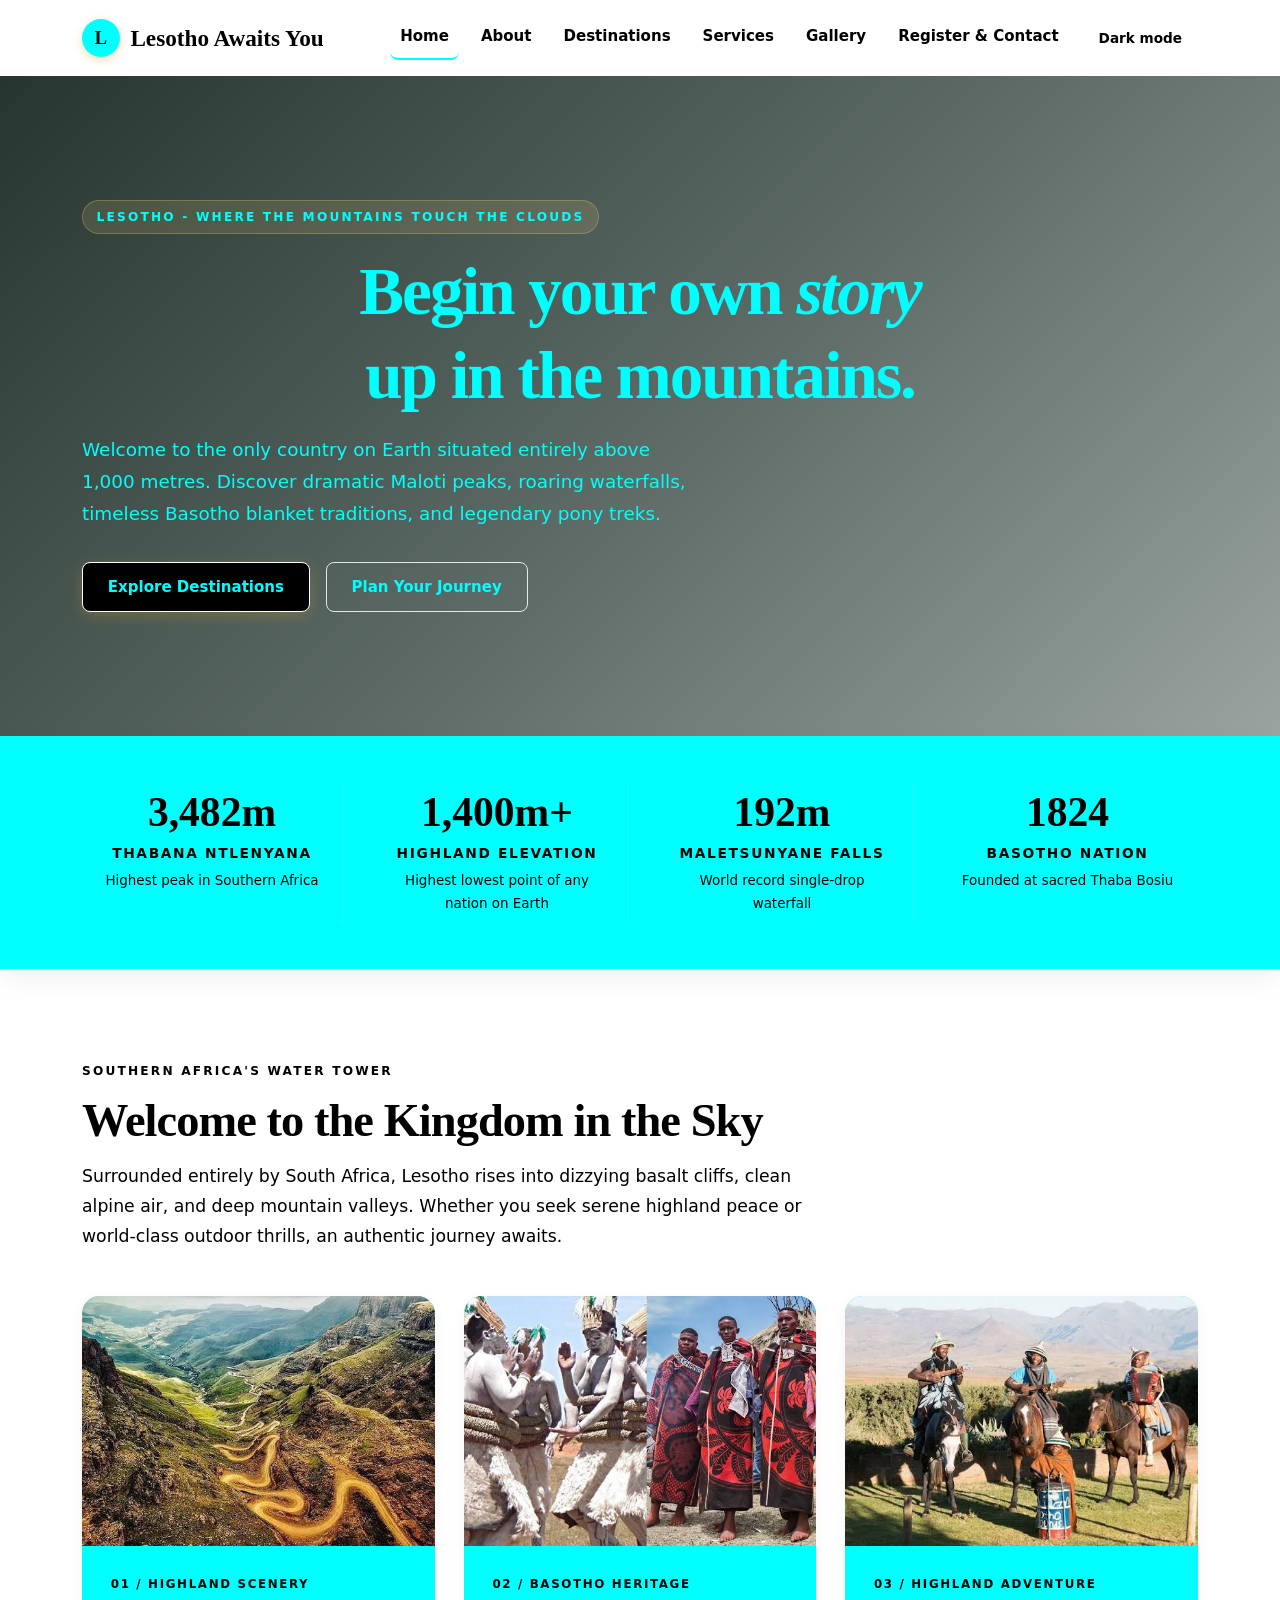
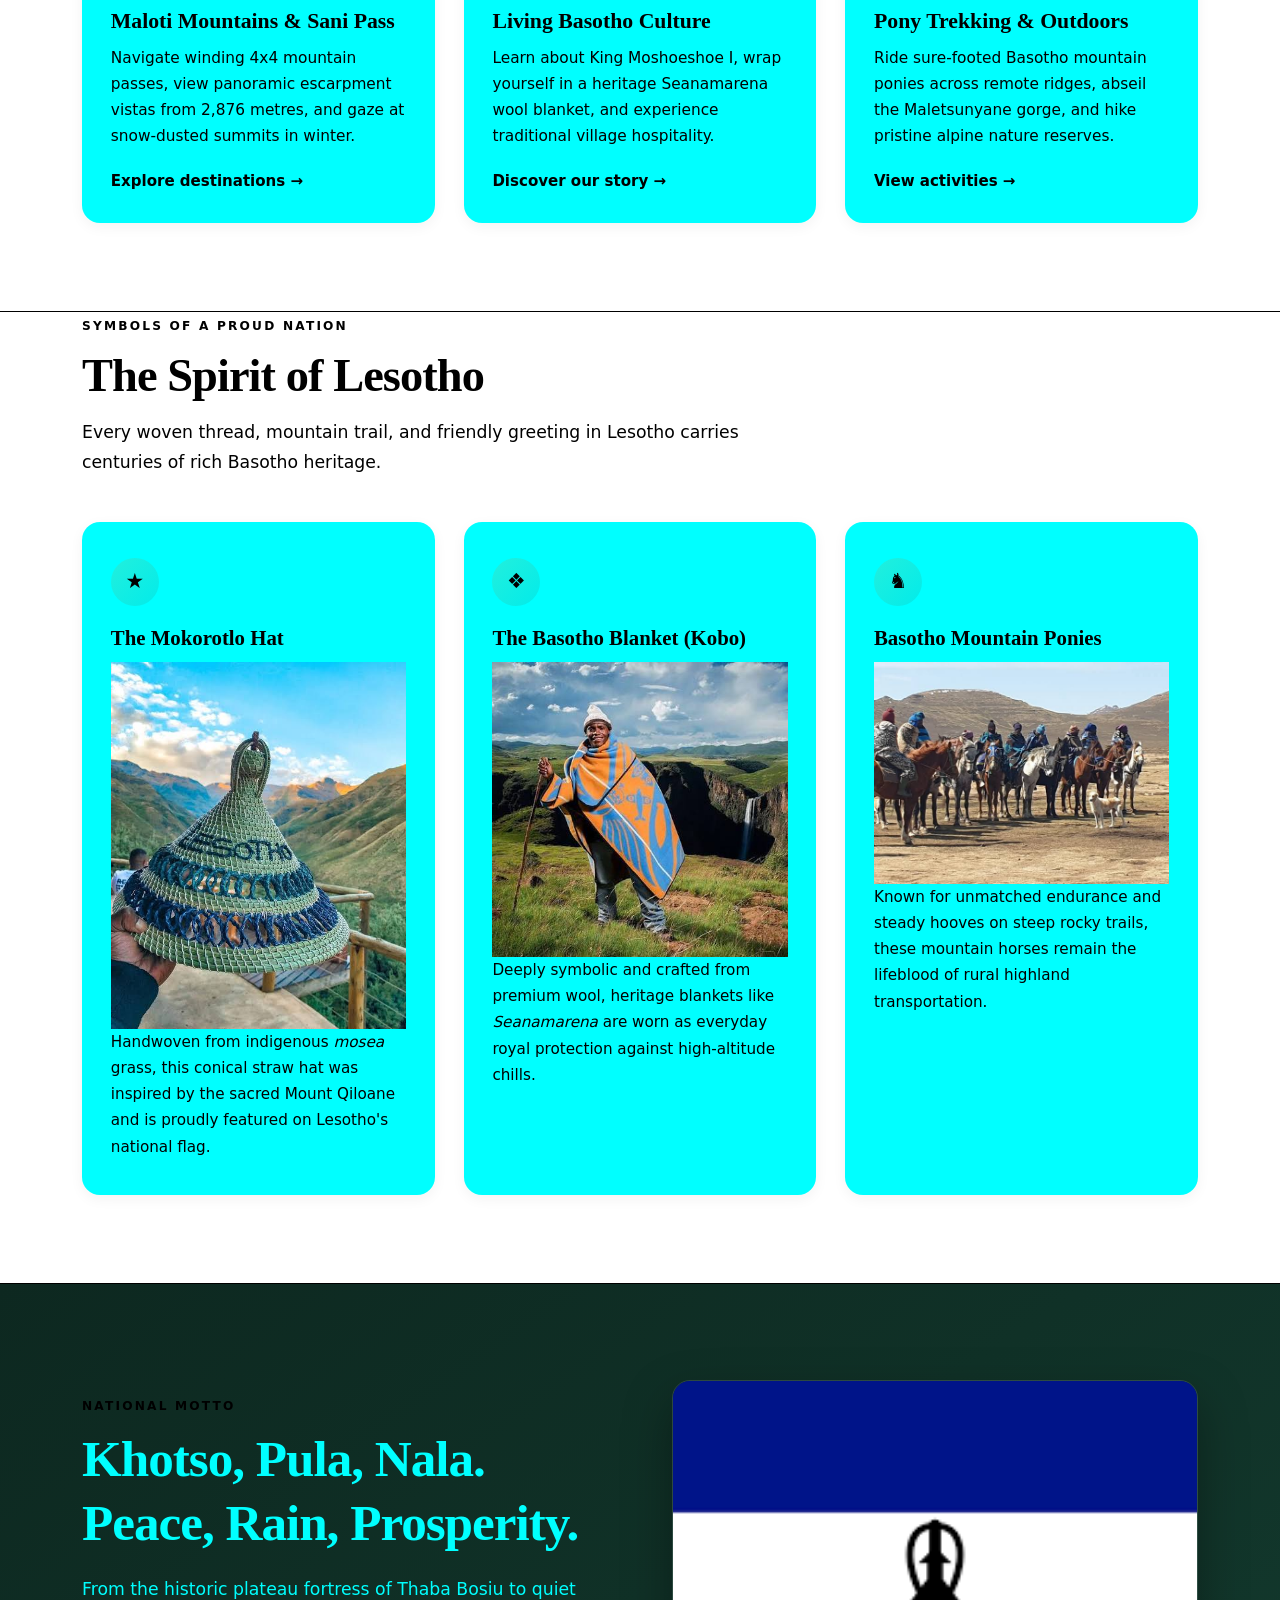
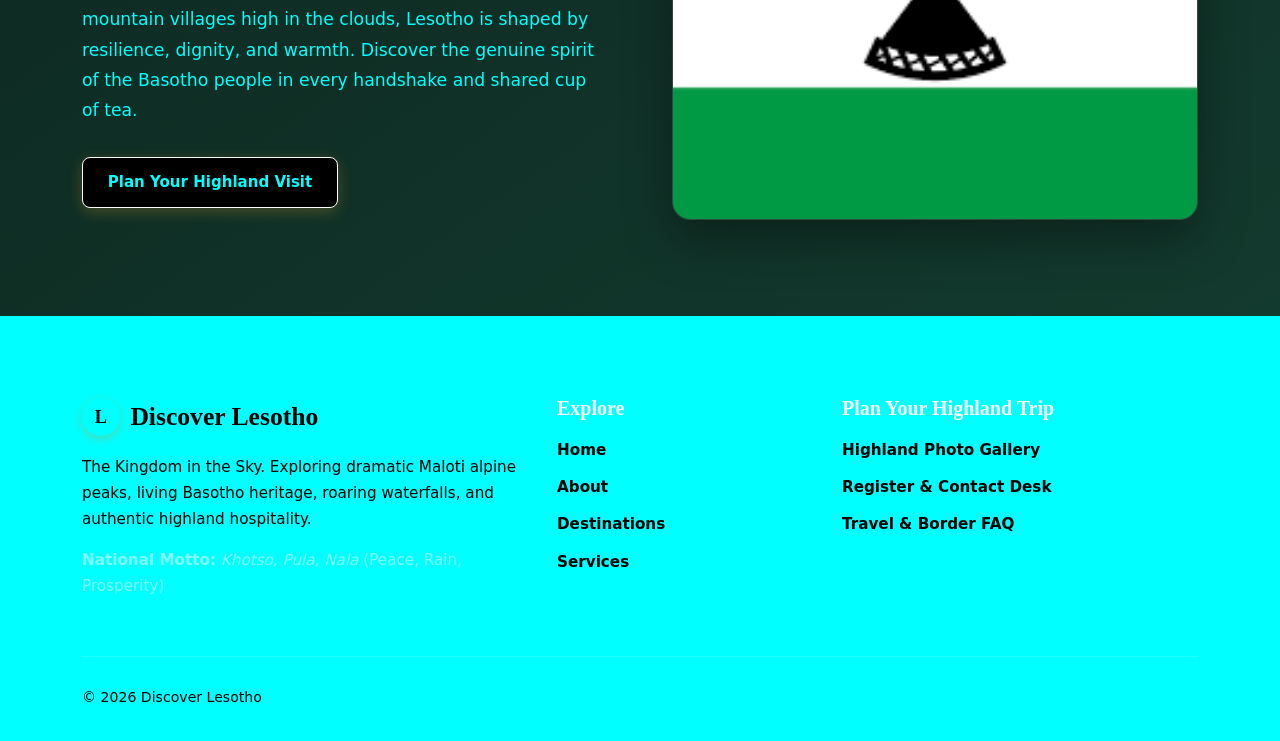
<file: index.html>
<!doctype html>
<html lang="en">
<head>
  <meta charset="utf-8">
  <meta name="viewport" content="width=device-width, initial-scale=1">
  <meta name="description" content="Discover the Kingdom of Lesotho — dramatic Maloti Mountains, Maletsunyane Falls, Sani Pass, living Basotho blanket culture, and highland pony trekking.">
  <title>Discover Lesotho | The Kingdom in the Sky</title>
  <link href="https://cdn.jsdelivr.net/npm/bootstrap@5.3.3/dist/css/bootstrap.min.css" rel="stylesheet">
  <link rel="stylesheet" href="style.css">
</head>
<body>
  <div id="site-header"></div>

  <main>
    <section class="hero home">
      <div class="container">
        <span class="eyebrow">Lesotho - Where the mountains touch the clouds</span>
        <h1>Begin your own <em>story</em><br>up in the mountains.</h1>
        <p>
          Welcome to the only country on Earth situated entirely above 1,000 metres.
          Discover dramatic Maloti peaks, roaring waterfalls, timeless Basotho blanket traditions, and legendary pony treks.
        </p>
        <div class="d-flex flex-wrap gap-3">
          <a class="btn gold" href="destinations.html">Explore Destinations</a>
          <a class="btn outline" href="contact.html#booking">Plan Your Journey</a>
        </div>
      </div>
    </section>

    <section class="stat-strip">
      <div class="container">
        <div class="stat-grid">
          <div class="stat-item">
            <div class="stat-num">3,482m</div>
            <div class="stat-label">Thabana Ntlenyana</div>
            <p class="stat-desc">Highest peak in Southern Africa</p>
          </div>
          <div class="stat-item">
            <div class="stat-num">1,400m+</div>
            <div class="stat-label">Highland Elevation</div>
            <p class="stat-desc">Highest lowest point of any nation on Earth</p>
          </div>
          <div class="stat-item">
            <div class="stat-num">192m</div>
            <div class="stat-label">Maletsunyane Falls</div>
            <p class="stat-desc">World record single-drop waterfall</p>
          </div>
          <div class="stat-item">
            <div class="stat-num">1824</div>
            <div class="stat-label">Basotho Nation</div>
            <p class="stat-desc">Founded at sacred Thaba Bosiu</p>
          </div>
        </div>
      </div>
    </section>

    <section class="section">
      <div class="container">
        <div class="heading">
          <span class="eyebrow">SOUTHERN AFRICA'S WATER TOWER</span>
          <h2>Welcome to the Kingdom in the Sky</h2>
          <p>
            Surrounded entirely by South Africa, Lesotho rises into dizzying basalt cliffs, clean alpine air, and deep mountain valleys. Whether you seek serene highland peace or world-class outdoor thrills, an authentic journey awaits.
          </p>
        </div>

        <div class="grid three">
          <article class="card">
            <img src="san.jpg" alt="Dramatic mountain peaks of the Maloti range">
            <div class="pad">
              <small>01 / HIGHLAND SCENERY</small>
              <h3>Maloti Mountains & Sani Pass</h3>
              <p>
                Navigate winding 4x4 mountain passes, view panoramic escarpment vistas from 2,876 metres, and gaze at snow-dusted summits in winter.
              </p>
              <a href="destinations.html">Explore destinations →</a>
            </div>
          </article>

          <article class="card">
            <img src="basotho culture.jpg" alt="Highland valley sunlight and authentic landscape">
            <div class="pad">
              <small>02 / BASOTHO HERITAGE</small>
              <h3>Living Basotho Culture</h3>
              <p>
                Learn about King Moshoeshoe I, wrap yourself in a heritage Seanamarena wool blanket, and experience traditional village hospitality.
              </p>
              <a href="about.html">Discover our story →</a>
            </div>
          </article>

          <article class="card">
            <img src="pony trekking.jpg" alt="Hikers exploring a highland mountain trail">
            <div class="pad">
              <small>03 / HIGHLAND ADVENTURE</small>
              <h3>Pony Trekking & Outdoors</h3>
              <p>
                Ride sure-footed Basotho mountain ponies across remote ridges, abseil the Maletsunyane gorge, and hike pristine alpine nature reserves.
              </p>
              <a href="services.html">View activities →</a>
            </div>
          </article>
        </div>
      </div>
    </section>

    <section class="section soft pt-0">
      <div class="container">
        <div class="heading">
          <span class="eyebrow">SYMBOLS OF A PROUD NATION</span>
          <h2>The Spirit of Lesotho</h2>
          <p>
            Every woven thread, mountain trail, and friendly greeting in Lesotho carries centuries of rich Basotho heritage.
          </p>
        </div>

        <div class="culture-grid">
          <div class="culture-box">
            <div class="icon-badge">★</div>
            <h4>The Mokorotlo Hat</h4>
            <img src="mokorotlo hat.jpg" height="100px">
            <p>
              Handwoven from indigenous <em>mosea</em> grass, this conical straw hat was inspired by the sacred Mount Qiloane and is proudly featured on Lesotho's national flag.
            </p>
          </div>

          <div class="culture-box">
            <div class="icon-badge">❖</div>
            <h4>The Basotho Blanket (Kobo)</h4>
            <img src="basotho blanket.jpg">
            <p>
              Deeply symbolic and crafted from premium wool, heritage blankets like <em>Seanamarena</em> are worn as everyday royal protection against high-altitude chills.
            </p>
          </div>

          <div class="culture-box">
            <div class="icon-badge">♞</div>
            <h4>Basotho Mountain Ponies</h4>
            <img src="ponies.jpg">
            <p>
              Known for unmatched endurance and steady hooves on steep rocky trails, these mountain horses remain the lifeblood of rural highland transportation.
            </p>
          </div>
        </div>
      </div>
    </section>

    <section class="story">
      <div class="container storygrid">
        <div>
          <span class="eyebrow">NATIONAL MOTTO</span>
          <h2>Khotso, Pula, Nala.<br>Peace, Rain, Prosperity.</h2>
          <p>
            From the historic plateau fortress of Thaba Bosiu to quiet mountain villages high in the clouds, Lesotho is shaped by resilience, dignity, and warmth. Discover the genuine spirit of the Basotho people in every handshake and shared cup of tea.
          </p>
          <a class="btn gold mt-3" href="contact.html#booking">Plan Your Highland Visit</a>
        </div>
        <img src="flag.jpg">
      </div>
    </section>
  </main>

  <div id="site-footer"></div>

  <script src="https://cdn.jsdelivr.net/npm/bootstrap@5.3.3/dist/js/bootstrap.bundle.min.js"></script>
  <script src="script.js"></script>
</body>
</html>
</file>
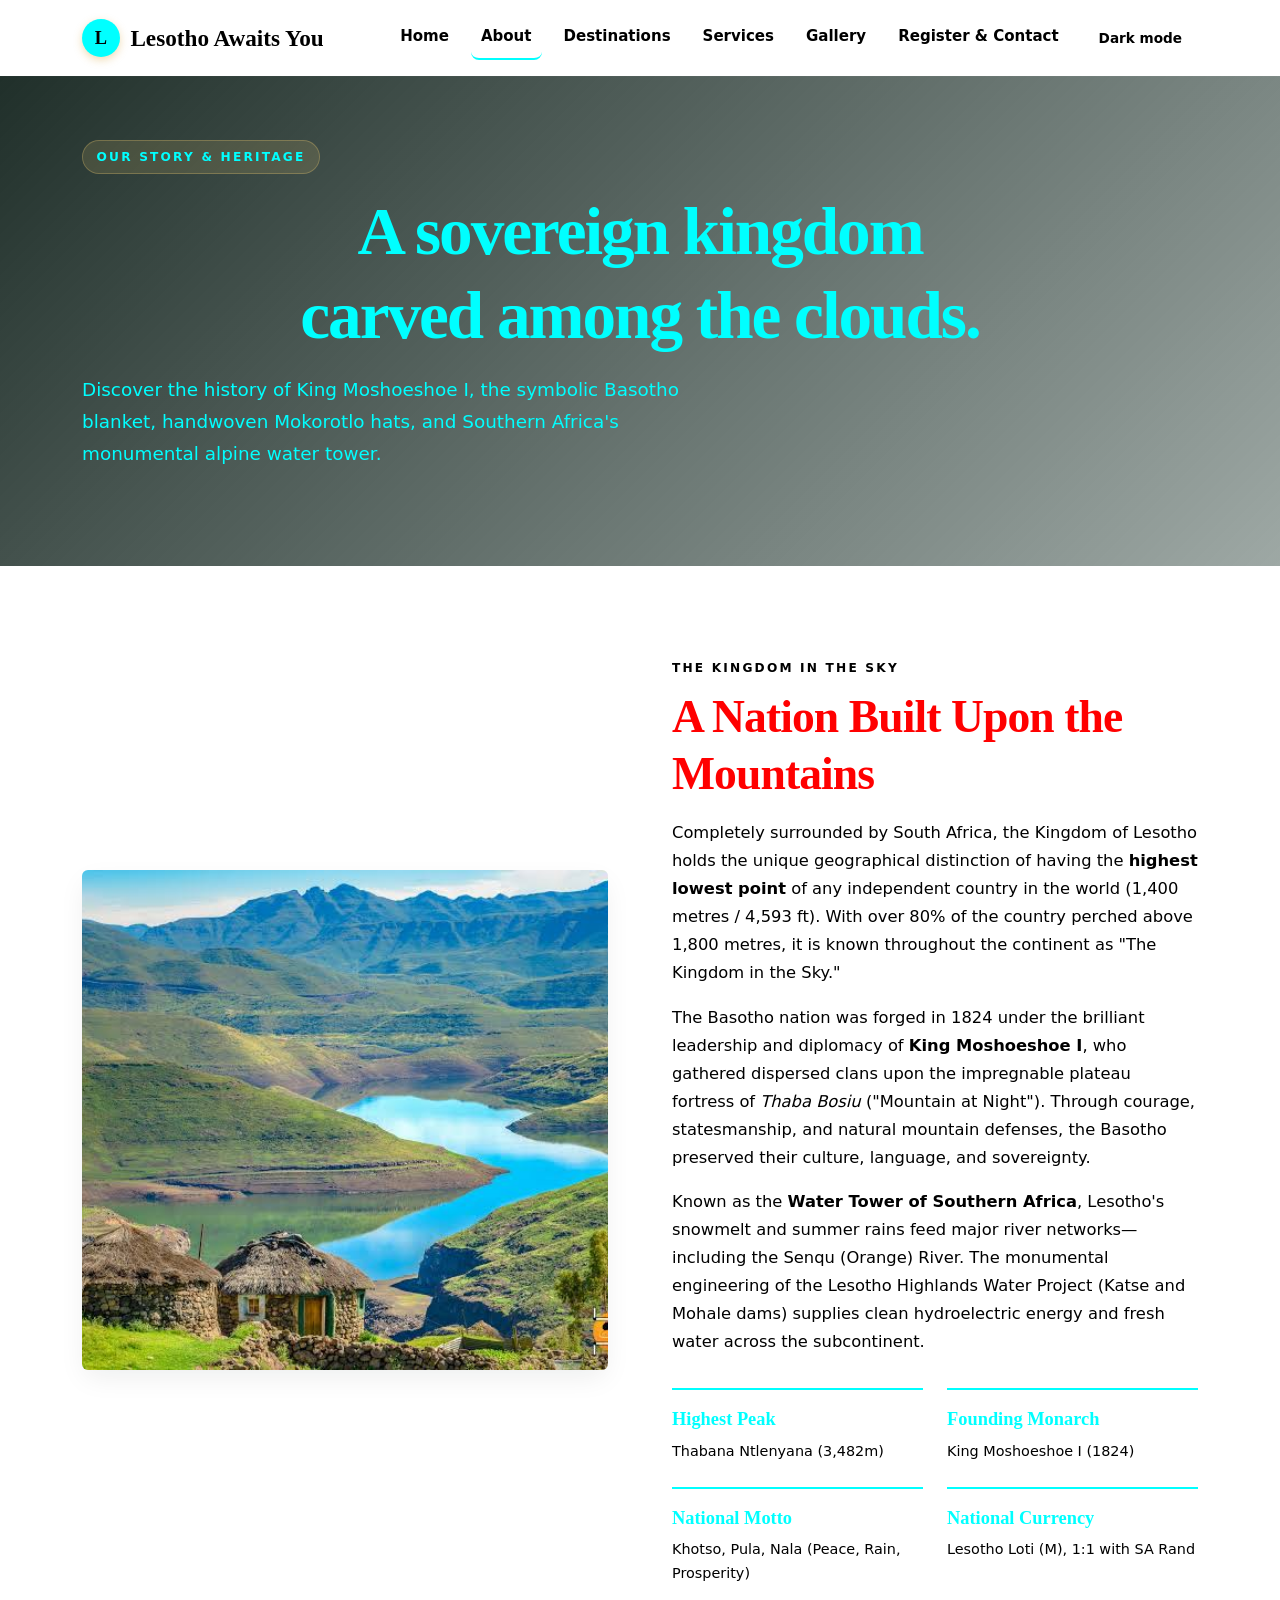
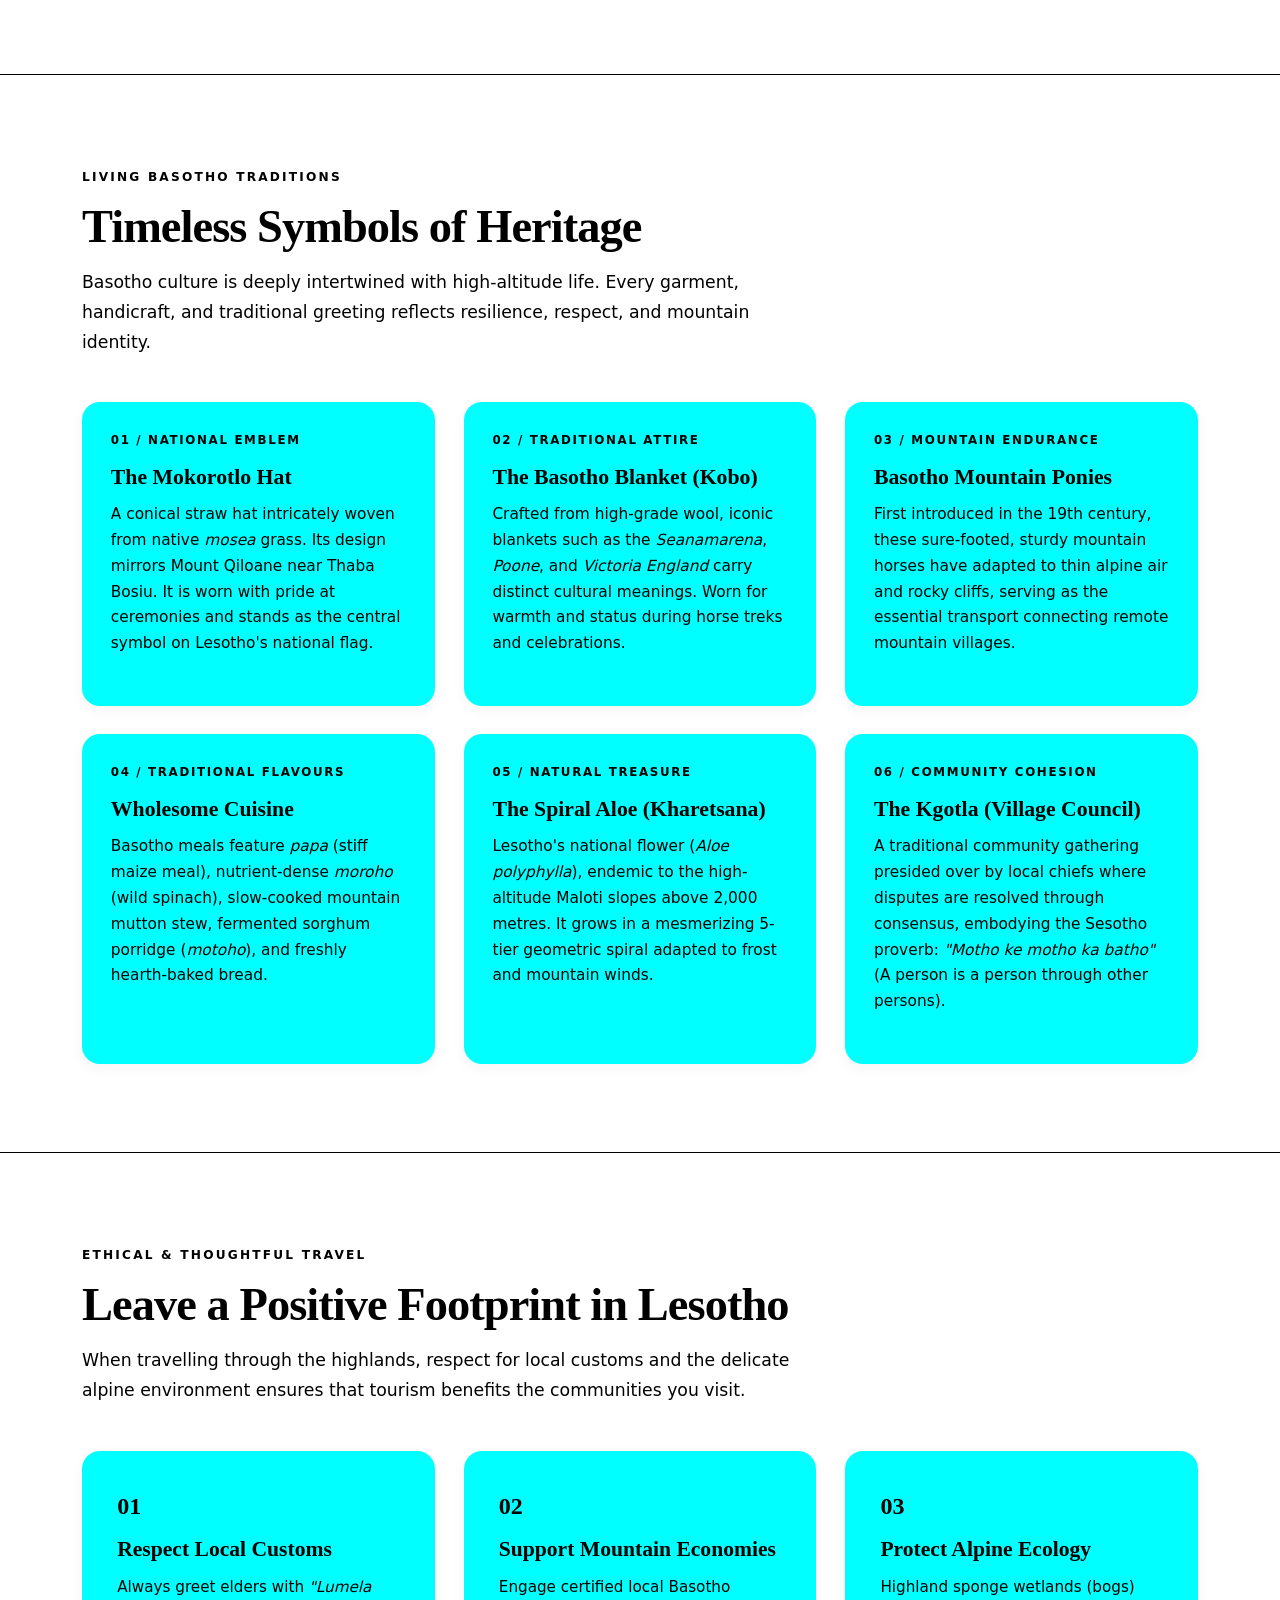
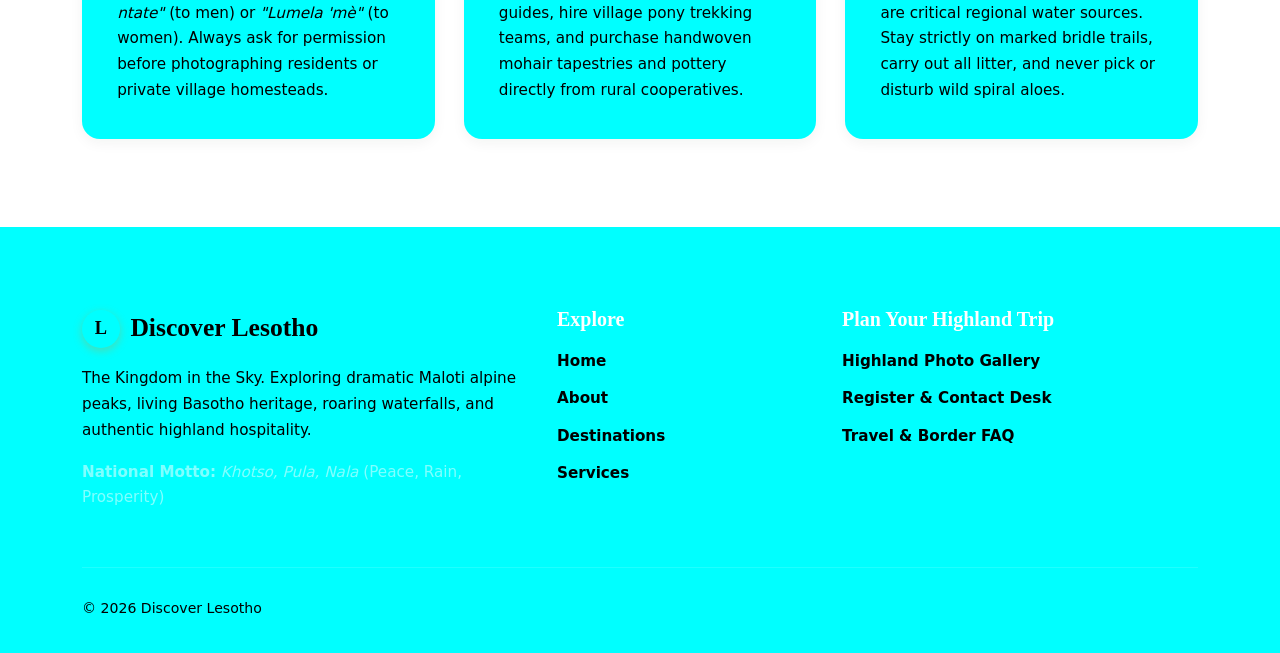
<file: about.html>
<!doctype html>
<html lang="en">
<head>
  <meta charset="utf-8">
  <meta name="viewport" content="width=device-width, initial-scale=1">
  <meta name="description" content="Discover the history, heritage, culture, and mountain geography of the Kingdom of Lesotho — founded by King Moshoeshoe I.">
  <title>Discover Lesotho | About the Kingdom in the Sky</title>
  <link href="https://cdn.jsdelivr.net/npm/bootstrap@5.3.3/dist/css/bootstrap.min.css" rel="stylesheet">
  <link rel="stylesheet" href="style.css">
</head>
<body>
  <div id="site-header"></div>

  <main>
      <section class="pagehero" style="--hero:url('">
      <div class="container">
        <span class="eyebrow">OUR STORY & HERITAGE</span>
        <h1>A sovereign kingdom<br>carved among the clouds.</h1>
        <p>
          Discover the history of King Moshoeshoe I, the symbolic Basotho blanket, handwoven Mokorotlo hats, and Southern Africa's monumental alpine water tower.
        </p>
      </div>
    </section>

        <section class="section">
      <div class="container split">
        <img class="rounded" src="mountain.jpg">
        <div>
          <span class="eyebrow">THE KINGDOM IN THE SKY</span>
          <h2>A Nation Built Upon the Mountains</h2>
          <p>
            Completely surrounded by South Africa, the Kingdom of Lesotho holds the unique geographical distinction of having the <strong>highest lowest point</strong> of any independent country in the world (1,400 metres / 4,593 ft). With over 80% of the country perched above 1,800 metres, it is known throughout the continent as "The Kingdom in the Sky."
          </p>
          <p>
            The Basotho nation was forged in 1824 under the brilliant leadership and diplomacy of <strong>King Moshoeshoe I</strong>, who gathered dispersed clans upon the impregnable plateau fortress of <em>Thaba Bosiu</em> ("Mountain at Night"). Through courage, statesmanship, and natural mountain defenses, the Basotho preserved their culture, language, and sovereignty.
          </p>
          <p>
            Known as the <strong>Water Tower of Southern Africa</strong>, Lesotho's snowmelt and summer rains feed major river networks—including the Senqu (Orange) River. The monumental engineering of the Lesotho Highlands Water Project (Katse and Mohale dams) supplies clean hydroelectric energy and fresh water across the subcontinent.
          </p>

          <div class="facts">
            <div>
              <b>Highest Peak</b>
              <span>Thabana Ntlenyana (3,482m)</span>
            </div>
            <div>
              <b>Founding Monarch</b>
              <span>King Moshoeshoe I (1824)</span>
            </div>
            <div>
              <b>National Motto</b>
              <span>Khotso, Pula, Nala (Peace, Rain, Prosperity)</span>
            </div>
            <div>
              <b>National Currency</b>
              <span>Lesotho Loti (M), 1:1 with SA Rand</span>
            </div>
          </div>
        </div>
      </div>
    </section>

    <section class="section soft">
      <div class="container">
        <div class="heading">
          <span class="eyebrow">LIVING BASOTHO TRADITIONS</span>
          <h2>Timeless Symbols of Heritage</h2>
          <p>
            Basotho culture is deeply intertwined with high-altitude life. Every garment, handicraft, and traditional greeting reflects resilience, respect, and mountain identity.
          </p>
        </div>

        <div class="grid three">
          <article class="card">
            <div class="pad">
              <small>01 / NATIONAL EMBLEM</small>
              <h3>The Mokorotlo Hat</h3>
              <p>
                A conical straw hat intricately woven from native <em>mosea</em> grass. Its design mirrors Mount Qiloane near Thaba Bosiu. It is worn with pride at ceremonies and stands as the central symbol on Lesotho's national flag.
              </p>
            </div>
          </article>

          <article class="card">
            <div class="pad">
              <small>02 / TRADITIONAL ATTIRE</small>
              <h3>The Basotho Blanket (Kobo)</h3>
              <p>
                Crafted from high-grade wool, iconic blankets such as the <em>Seanamarena</em>, <em>Poone</em>, and <em>Victoria England</em> carry distinct cultural meanings. Worn for warmth and status during horse treks and celebrations.
              </p>
            </div>
          </article>

          <article class="card">
            <div class="pad">
              <small>03 / MOUNTAIN ENDURANCE</small>
              <h3>Basotho Mountain Ponies</h3>
              <p>
                First introduced in the 19th century, these sure-footed, sturdy mountain horses have adapted to thin alpine air and rocky cliffs, serving as the essential transport connecting remote mountain villages.
              </p>
            </div>
          </article>

          <article class="card">
            <div class="pad">
              <small>04 / TRADITIONAL FLAVOURS</small>
              <h3>Wholesome Cuisine</h3>
              <p>
                Basotho meals feature <em>papa</em> (stiff maize meal), nutrient-dense <em>moroho</em> (wild spinach), slow-cooked mountain mutton stew, fermented sorghum porridge (<em>motoho</em>), and freshly hearth-baked bread.
              </p>
            </div>
          </article>

          <article class="card">
            <div class="pad">
              <small>05 / NATURAL TREASURE</small>
              <h3>The Spiral Aloe (Kharetsana)</h3>
              <p>
                Lesotho's national flower (<em>Aloe polyphylla</em>), endemic to the high-altitude Maloti slopes above 2,000 metres. It grows in a mesmerizing 5-tier geometric spiral adapted to frost and mountain winds.
              </p>
            </div>
          </article>

          <article class="card">
            <div class="pad">
              <small>06 / COMMUNITY COHESION</small>
              <h3>The Kgotla (Village Council)</h3>
              <p>
                A traditional community gathering presided over by local chiefs where disputes are resolved through consensus, embodying the Sesotho proverb: <em>"Motho ke motho ka batho"</em> (A person is a person through other persons).
              </p>
            </div>
          </article>
        </div>
      </div>
    </section>

    <section class="section">
      <div class="container">
        <div class="heading">
          <span class="eyebrow">ETHICAL & THOUGHTFUL TRAVEL</span>
          <h2>Leave a Positive Footprint in Lesotho</h2>
          <p>
            When travelling through the highlands, respect for local customs and the delicate alpine environment ensures that tourism benefits the communities you visit.
          </p>
        </div>

        <div class="grid three">
          <article class="info">
            <b>01</b>
            <h3>Respect Local Customs</h3>
            <p>
              Always greet elders with <em>"Lumela ntate"</em> (to men) or <em>"Lumela 'mè"</em> (to women). Always ask for permission before photographing residents or private village homesteads.
            </p>
          </article>

          <article class="info">
            <b>02</b>
            <h3>Support Mountain Economies</h3>
            <p>
              Engage certified local Basotho guides, hire village pony trekking teams, and purchase handwoven mohair tapestries and pottery directly from rural cooperatives.
            </p>
          </article>

          <article class="info">
            <b>03</b>
            <h3>Protect Alpine Ecology</h3>
            <p>
              Highland sponge wetlands (bogs) are critical regional water sources. Stay strictly on marked bridle trails, carry out all litter, and never pick or disturb wild spiral aloes.
            </p>
          </article>
        </div>
      </div>
    </section>
  </main>

  <div id="site-footer"></div>

  <script src="https://cdn.jsdelivr.net/npm/bootstrap@5.3.3/dist/js/bootstrap.bundle.min.js"></script>
  <script src="script.js"></script>
</body>
</html>
</file>
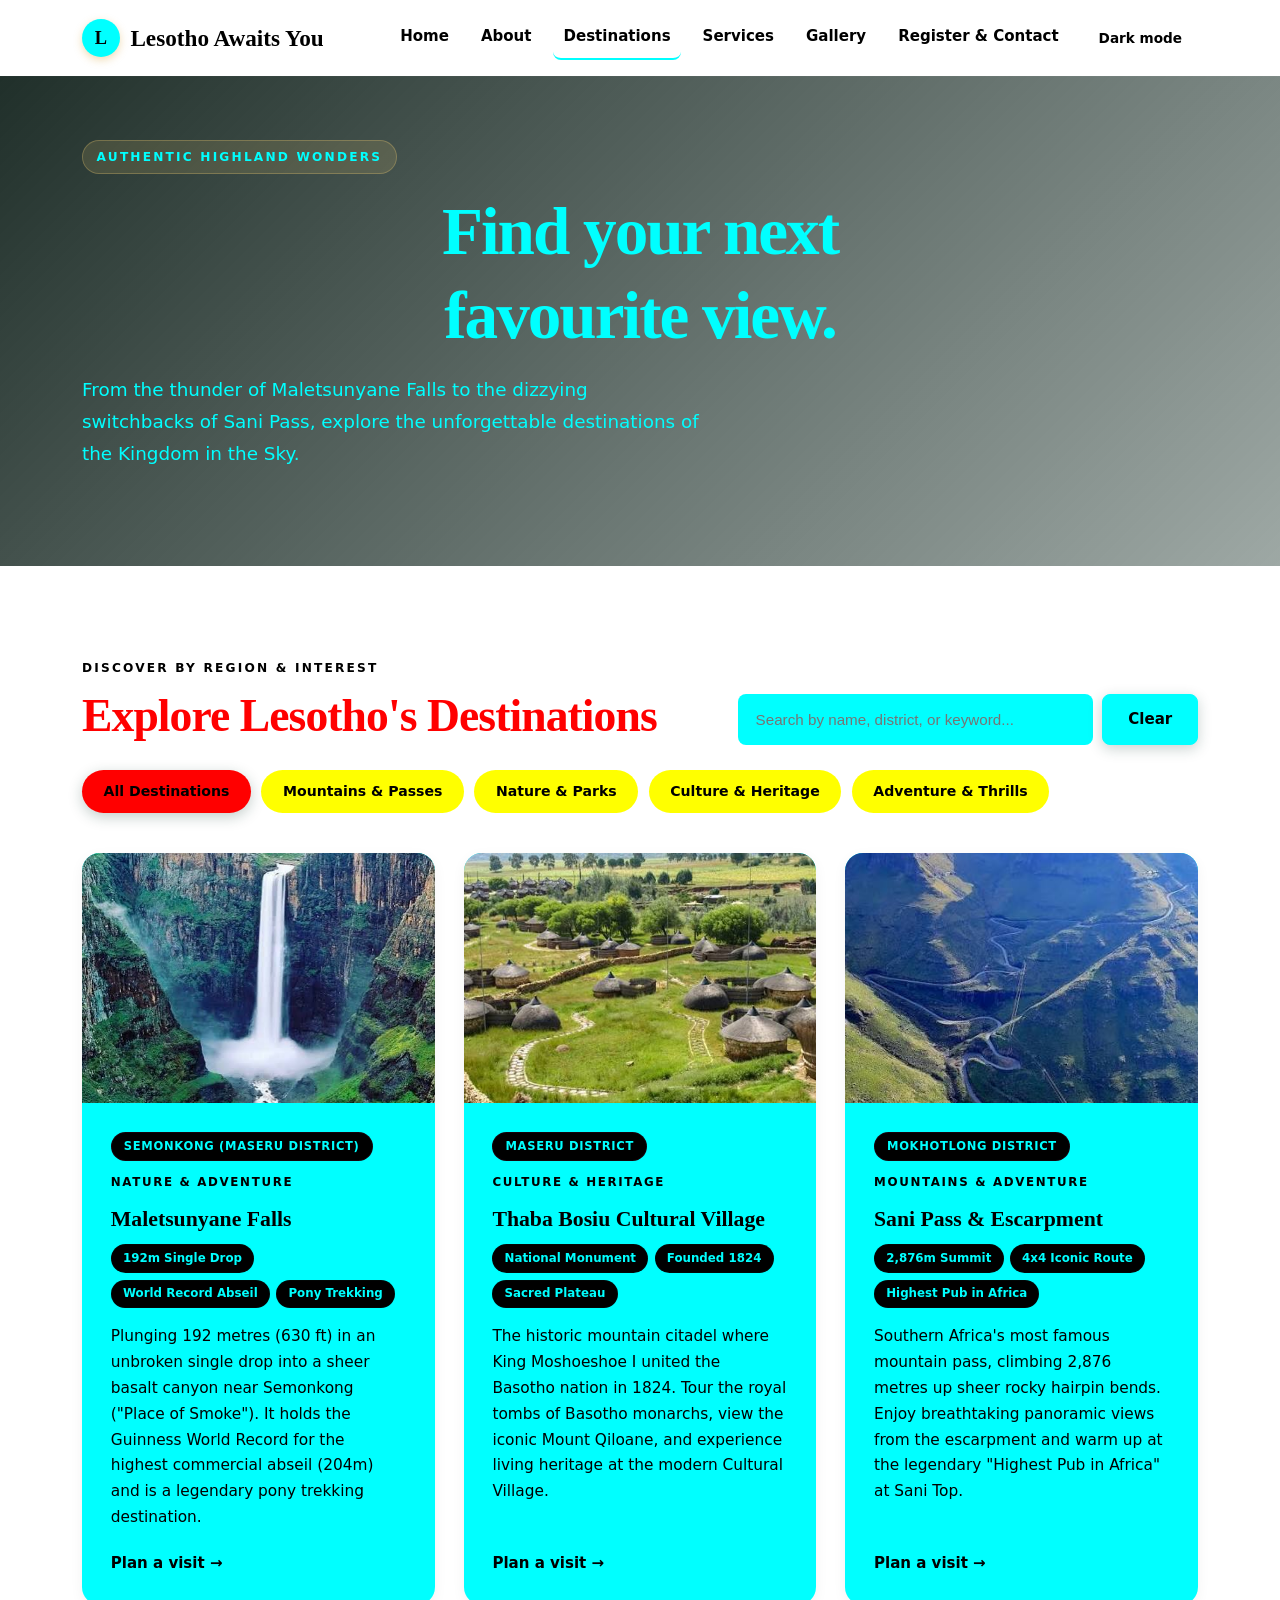
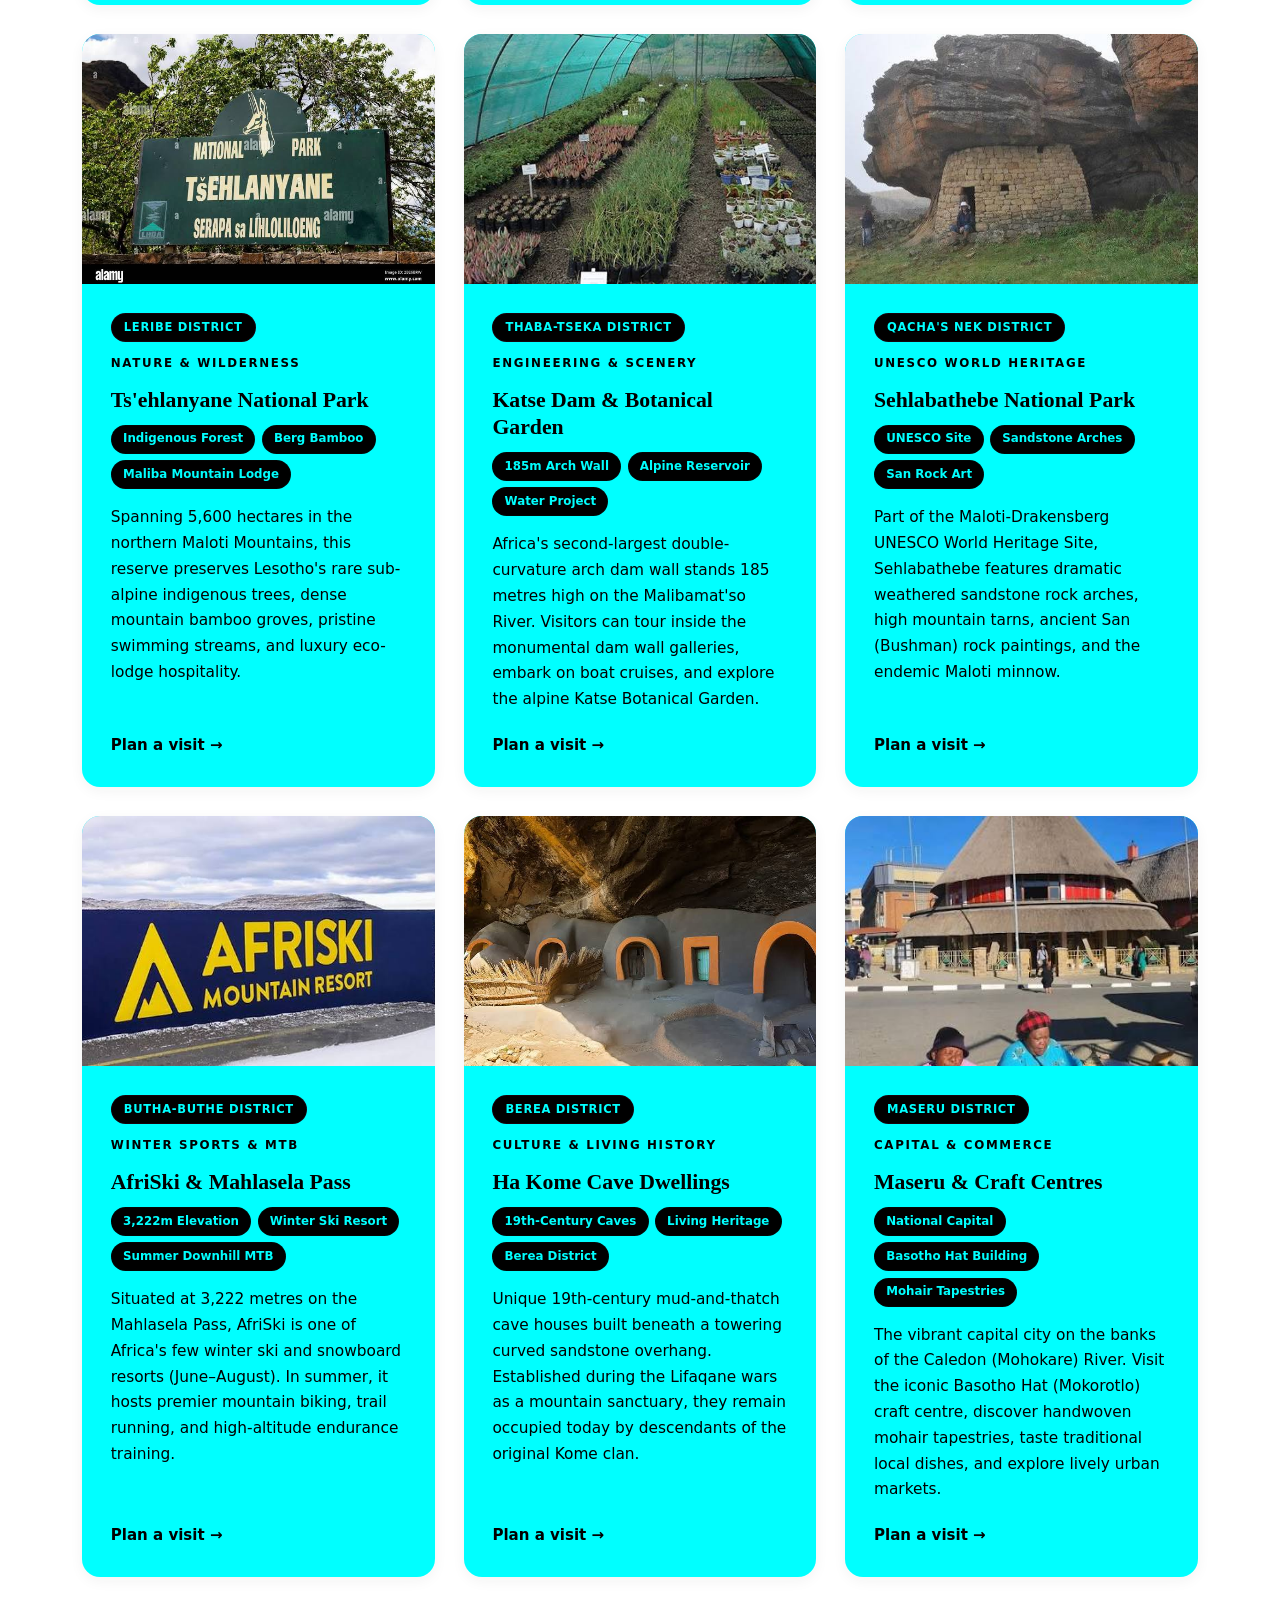
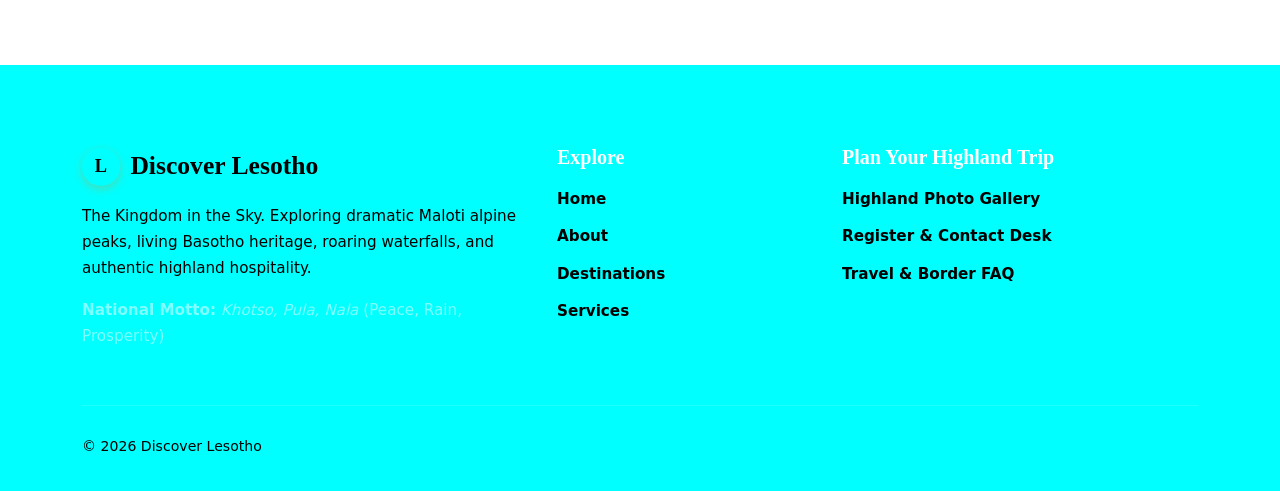
<file: destinations.html>
<!doctype html>
<html lang="en">
<head>
  <meta charset="utf-8">
  <meta name="viewport" content="width=device-width, initial-scale=1">
  <meta name="description" content="Explore Lesotho's top destinations: Maletsunyane Falls, Sani Pass, Thaba Bosiu, Ts'ehlanyane, Katse Dam, Sehlabathebe, and AfriSki.">
  <title>Discover Lesotho | Highland Destinations</title>
  <link href="https://cdn.jsdelivr.net/npm/bootstrap@5.3.3/dist/css/bootstrap.min.css" rel="stylesheet">
  <link rel="stylesheet" href="style.css">
</head>
<body>
  <div id="site-header"></div>

  <main>
    <section class="pagehero" style="--hero:url('">
      <div class="container">
        <span class="eyebrow">AUTHENTIC HIGHLAND WONDERS</span>
        <h1>Find your next<br>favourite view.</h1>
        <p>
          From the thunder of Maletsunyane Falls to the dizzying switchbacks of Sani Pass, explore the unforgettable destinations of the Kingdom in the Sky.
        </p>
      </div>
    </section>

    <section class="section">
      <div class="container">
        <div class="tools">
          <div>
            <span class="eyebrow">DISCOVER BY REGION & INTEREST</span>
            <h2>Explore Lesotho's Destinations</h2>
          </div>
          <div class="search">
            <input id="destinationSearch" type="search" placeholder="Search by name, district, or keyword..." aria-label="Search destinations">
            <button class="btn dark" id="clearSearch">Clear</button>
          </div>
        </div>

        <div class="filters">
          <button class="filter active" data-filter="all">All Destinations</button>
          <button class="filter" data-filter="mountains">Mountains & Passes</button>
          <button class="filter" data-filter="nature">Nature & Parks</button>
          <button class="filter" data-filter="culture">Culture & Heritage</button>
          <button class="filter" data-filter="adventure">Adventure & Thrills</button>
        </div>

        <div class="grid three" id="destinationGrid">
          <article class="card destination" data-category="nature adventure mountains" data-name="maletsunyane falls semonkong waterfall maseru gorge abseil 192m">
            <img src="maletsunyane fall.jpg">
            <div class="pad">
              <span class="badge-district">Semonkong (maseru district)</span>
              <small>NATURE & ADVENTURE</small>
              <h3>Maletsunyane Falls</h3>
              <div class="pill-tags">
                <span class="pill-tag">192m Single Drop</span>
                <span class="pill-tag">World Record Abseil</span>
                <span class="pill-tag">Pony Trekking</span>
              </div>
              <p>
                Plunging 192 metres (630 ft) in an unbroken single drop into a sheer basalt canyon near Semonkong ("Place of Smoke"). It holds the Guinness World Record for the highest commercial abseil (204m) and is a legendary pony trekking destination.
              </p>
              <a href="contact.html#booking">Plan a visit →</a>
            </div>
          </article>

          <article class="card destination" data-category="culture heritage" data-name="thaba bosiu mountain cultural village king moshoeshoe qiloane heritage maseru">
            <img src="thaba-bosiu.jpg">
            <div class="pad">
              <span class="badge-district">Maseru District</span>
              <small>CULTURE & HERITAGE</small>
              <h3>Thaba Bosiu Cultural Village</h3>
              <div class="pill-tags">
                <span class="pill-tag">National Monument</span>
                <span class="pill-tag">Founded 1824</span>
                <span class="pill-tag">Sacred Plateau</span>
              </div>
              <p>
                The historic mountain citadel where King Moshoeshoe I united the Basotho nation in 1824. Tour the royal tombs of Basotho monarchs, view the iconic Mount Qiloane, and experience living heritage at the modern Cultural Village.
              </p>
              <a href="contact.html#booking">Plan a visit →</a>
            </div>
          </article>

          <article class="card destination" data-category="mountains adventure" data-name="sani pass mokhotlong drakensberg 4x4 highest pub escarpment 2876m">
            <img src="sani pass.jpg">
            <div class="pad">
              <span class="badge-district">Mokhotlong District</span>
              <small>MOUNTAINS & ADVENTURE</small>
              <h3>Sani Pass & Escarpment</h3>
              <div class="pill-tags">
                <span class="pill-tag">2,876m Summit</span>
                <span class="pill-tag">4x4 Iconic Route</span>
                <span class="pill-tag">Highest Pub in Africa</span>
              </div>
              <p>
                Southern Africa's most famous mountain pass, climbing 2,876 metres up sheer rocky hairpin bends. Enjoy breathtaking panoramic views from the escarpment and warm up at the legendary "Highest Pub in Africa" at Sani Top.
              </p>
              <a href="contact.html#booking">Plan a visit →</a>
            </div>
          </article>

          <article class="card destination" data-category="nature mountains" data-name="ts'ehlanyane national park leribe indigenous forest bamboo maliba reserve">
            <img src="ts'ehlanyane.jpg">
            <div class="pad">
              <span class="badge-district">Leribe District</span>
              <small>NATURE & WILDERNESS</small>
              <h3>Ts'ehlanyane National Park</h3>
              <div class="pill-tags">
                <span class="pill-tag">Indigenous Forest</span>
                <span class="pill-tag">Berg Bamboo</span>
                <span class="pill-tag">Maliba Mountain Lodge</span>
              </div>
              <p>
                Spanning 5,600 hectares in the northern Maloti Mountains, this reserve preserves Lesotho's rare sub-alpine indigenous trees, dense mountain bamboo groves, pristine swimming streams, and luxury eco-lodge hospitality.
              </p>
              <a href="contact.html#booking">Plan a visit →</a>
            </div>
          </article>

          <article class="card destination" data-category="nature mountains" data-name="katse dam thaba-tseka malibamat'so engineering reservoir botanical garden 185m">
            <img src="botanical garden.jpg">
            <div class="pad">
              <span class="badge-district">Thaba-Tseka District</span>
              <small>ENGINEERING & SCENERY</small>
              <h3>Katse Dam & Botanical Garden</h3>
              <div class="pill-tags">
                <span class="pill-tag">185m Arch Wall</span>
                <span class="pill-tag">Alpine Reservoir</span>
                <span class="pill-tag">Water Project</span>
              </div>
              <p>
                Africa's second-largest double-curvature arch dam wall stands 185 metres high on the Malibamat'so River. Visitors can tour inside the monumental dam wall galleries, embark on boat cruises, and explore the alpine Katse Botanical Garden.
              </p>
              <a href="contact.html#booking">Plan a visit →</a>
            </div>
          </article>

           <article class="card destination" data-category="nature culture heritage" data-name="sehlabathebe national park qacha's nek unesco world heritage sandstone arches san rock art">
            <img src="sehlabathebe.jpg">
            <div class="pad">
              <span class="badge-district">Qacha's Nek District</span>
              <small>UNESCO WORLD HERITAGE</small>
              <h3>Sehlabathebe National Park</h3>
              <div class="pill-tags">
                <span class="pill-tag">UNESCO Site</span>
                <span class="pill-tag">Sandstone Arches</span>
                <span class="pill-tag">San Rock Art</span>
              </div>
              <p>
                Part of the Maloti-Drakensberg UNESCO World Heritage Site, Sehlabathebe features dramatic weathered sandstone rock arches, high mountain tarns, ancient San (Bushman) rock paintings, and the endemic Maloti minnow.
              </p>
              <a href="contact.html#booking">Plan a visit →</a>
            </div>
          </article>

          <article class="card destination" data-category="adventure mountains" data-name="afriski mahlasela pass butha-buthe snow skiing snowboarding winter mountain bike 3222m">
            <img src="afriski.jpg">
            <div class="pad">
              <span class="badge-district">Butha-Buthe District</span>
              <small>WINTER SPORTS & MTB</small>
              <h3>AfriSki & Mahlasela Pass</h3>
              <div class="pill-tags">
                <span class="pill-tag">3,222m Elevation</span>
                <span class="pill-tag">Winter Ski Resort</span>
                <span class="pill-tag">Summer Downhill MTB</span>
              </div>
              <p>
                Situated at 3,222 metres on the Mahlasela Pass, AfriSki is one of Africa's few winter ski and snowboard resorts (June–August). In summer, it hosts premier mountain biking, trail running, and high-altitude endurance training.
              </p>
              <a href="contact.html#booking">Plan a visit →</a>
            </div>
          </article>

          <article class="card destination" data-category="culture heritage" data-name="ha kome cave dwellings berea mud houses heritage history kome clan">
            <img src="kome.jpg">
            <div class="pad">
              <span class="badge-district">Berea District</span>
              <small>CULTURE & LIVING HISTORY</small>
              <h3>Ha Kome Cave Dwellings</h3>
              <div class="pill-tags">
                <span class="pill-tag">19th-Century Caves</span>
                <span class="pill-tag">Living Heritage</span>
                <span class="pill-tag">Berea District</span>
              </div>
              <p>
                Unique 19th-century mud-and-thatch cave houses built beneath a towering curved sandstone overhang. Established during the Lifaqane wars as a mountain sanctuary, they remain occupied today by descendants of the original Kome clan.
              </p>
              <a href="contact.html#booking">Plan a visit →</a>
            </div>
          </article>

          <article class="card destination" data-category="culture" data-name="maseru capital caledon river crafts mohair tapestries mokorotlo city markets">
            <img src="center.jpg">
            <div class="pad">
              <span class="badge-district">Maseru District</span>
              <small>CAPITAL & COMMERCE</small>
              <h3>Maseru & Craft Centres</h3>
              <div class="pill-tags">
                <span class="pill-tag">National Capital</span>
                <span class="pill-tag">Basotho Hat Building</span>
                <span class="pill-tag">Mohair Tapestries</span>
              </div>
              <p>
                The vibrant capital city on the banks of the Caledon (Mohokare) River. Visit the iconic Basotho Hat (Mokorotlo) craft centre, discover handwoven mohair tapestries, taste traditional local dishes, and explore lively urban markets.
              </p>
              <a href="contact.html#booking">Plan a visit →</a>
            </div>
          </article>
        </div>

        <p id="noResults" class="empty hidden">
          No destinations match your search or filter. Try another keyword (e.g. "waterfall", "pass", "culture", or "Sani").
        </p>
      </div>
    </section>
  </main>

  <div id="site-footer"></div>

  <script src="https://cdn.jsdelivr.net/npm/bootstrap@5.3.3/dist/js/bootstrap.bundle.min.js"></script>
  <script src="script.js"></script>
</body>
</html>
</file>
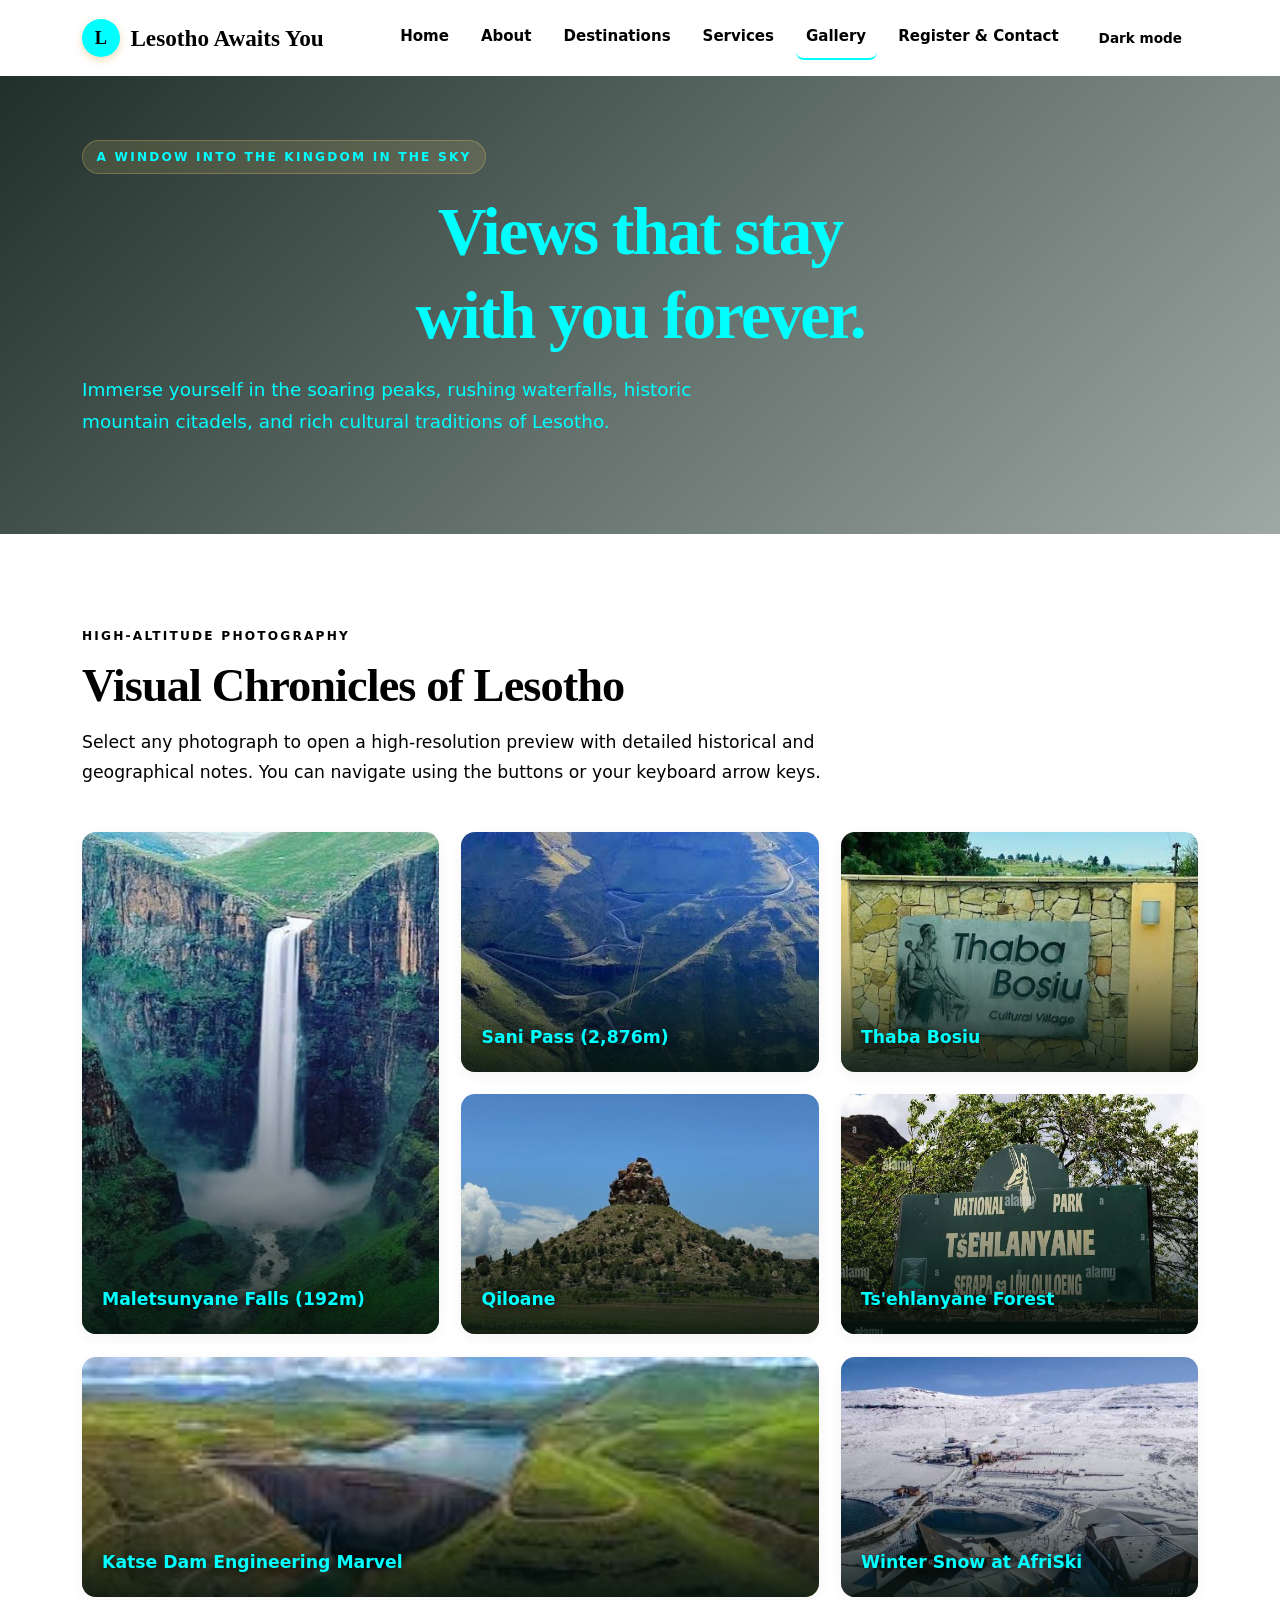
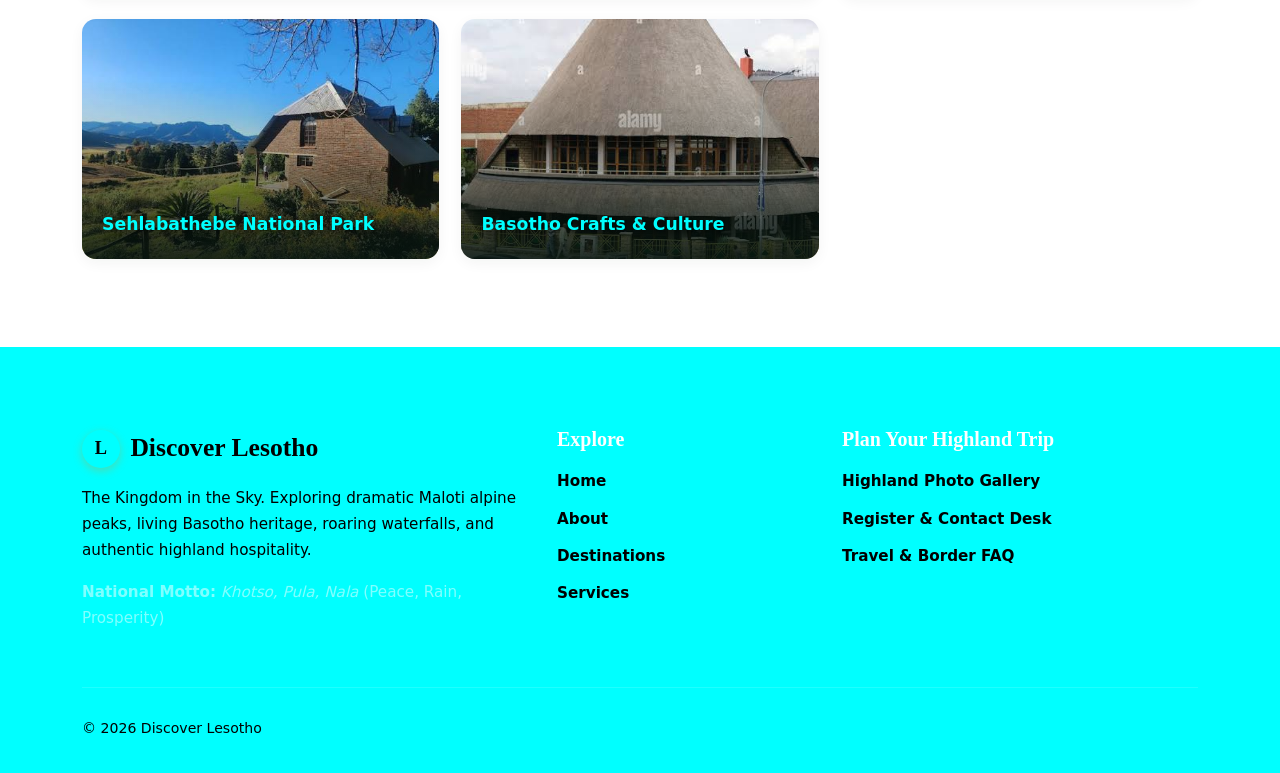
<file: gallery.html>
<!doctype html>
<html lang="en">
<head>
  <meta charset="utf-8">
  <meta name="viewport" content="width=device-width, initial-scale=1">
  <meta name="description" content="Visual showcase of the Kingdom of Lesotho: Maletsunyane Falls, Sani Pass, Thaba Bosiu, Basotho horsemen, Katse Dam, and AfriSki.">
  <title>Discover Lesotho | Highland Photo Gallery</title>
  <link href="https://cdn.jsdelivr.net/npm/bootstrap@5.3.3/dist/css/bootstrap.min.css" rel="stylesheet">
  <link rel="stylesheet" href="style.css">
</head>
<body>
  <div id="site-header"></div>

  <main>
    <section class="pagehero" style="--hero:url()">
      <div class="container">
        <span class="eyebrow">A WINDOW INTO THE KINGDOM IN THE SKY</span>
        <h1>Views that stay<br>with you forever.</h1>
        <p>
          Immerse yourself in the soaring peaks, rushing waterfalls, historic mountain citadels, and rich cultural traditions of Lesotho.
        </p>
      </div>
    </section>

    <section class="section">
      <div class="container">
        <div class="heading">
          <span class="eyebrow">HIGH-ALTITUDE PHOTOGRAPHY</span>
          <h2>Visual Chronicles of Lesotho</h2>
          <p>
            Select any photograph to open a high-resolution preview with detailed historical and geographical notes. You can navigate using the buttons or your keyboard arrow keys.
          </p>
        </div>

        <div class="gallery" id="galleryGrid">
          <button class="tile tall" data-full="https://images.unsplash.com/photo-1432405972618-c60b0225b8f9?auto=format&fit=crop&w=1600&q=90" data-caption="Maletsunyane Falls plunging 192 metres into the volcanic basalt canyon near Semonkong ('Place of Smoke'). World Record 204m abseil.">
            <img src="maletsunyane fall.jpg" alt="Maletsunyane Falls cascading into the Semonkong canyon">
            <span>Maletsunyane Falls (192m)</span>
          </button>

          <button class="tile" data-full="https://images.unsplash.com/photo-1464822759023-fed622ff2c3b?auto=format&fit=crop&w=1600&q=90" data-caption="Rugged switchbacks of Sani Pass climbing 2,876 metres up the Maloti-Drakensberg escarpment, leading to the highest pub in Africa.">
            <img src="sani pass.jpg" alt="Sani Pass winding mountain switchbacks">
            <span>Sani Pass (2,876m)</span>
          </button>

          <button class="tile" data-full="https://images.unsplash.com/photo-1519681393784-d120267933ba?auto=format&fit=crop&w=1600&q=90" data-caption="The sacred mountain citadel of Thaba Bosiu and the iconic Mount Qiloane peak, which inspired the national Mokorotlo hat design.">
            <img src="t bosiu.jpg" alt="Mount Qiloane and the Thaba Bosiu plateau">
            <span>Thaba Bosiu</span>
          </button>

          <button class="tile" data-full="https://images.unsplash.com/photo-1551632811-561732d1e306?auto=format&fit=crop&w=1600&q=90" data-caption="Basotho mountain horseman navigating high alpine ridges wrapped in a heritage woollen Seanamarena blanket with a woven Mokorotlo hat.">
            <img src="qiloane.jpg" alt="Highland horseman on a mountain trail">
            <span>Qiloane</span>
          </button>

          <button class="tile" data-full="https://images.unsplash.com/photo-1448375240586-882707db888b?auto=format&fit=crop&w=1600&q=90" data-caption="Sub-alpine indigenous che-che forest and dense mountain bamboo groves along pristine river valleys in Ts'ehlanyane National Park, Leribe.">
            <img src="ts'ehlanyane.jpg" alt="Sub-alpine forest trails in Ts'ehlanyane National Park">
            <span>Ts'ehlanyane Forest</span>
          </button>

          <button class="tile wide" data-full="https://images.unsplash.com/photo-1470770841072-f978cf4d019e?auto=format&fit=crop&w=1600&q=90" data-caption="Africa's second-largest double-curvature arch dam wall curving 185 metres high across the Malibamat'so River in Thaba-Tseka district.">
            <img src="katsedam.jpg" alt="Katse Dam reservoir surrounded by mountains">
            <span>Katse Dam Engineering Marvel</span>
          </button>

          <button class="tile" data-full="https://images.unsplash.com/photo-1517299321609-52687d1bc55a?auto=format&fit=crop&w=1600&q=90" data-caption="Snow-capped slopes at 3,222m elevation on Mahlasela Pass at AfriSki Mountain Resort, one of Africa's rare winter ski destinations.">
            <img src="snow at afriski.jpg" alt="Snowy mountain peaks at AfriSki">
            <span>Winter Snow at AfriSki</span>
          </button>

          <button class="tile" data-full="https://images.unsplash.com/photo-1500530855697-b586d89ba3ee?auto=format&fit=crop&w=1600&q=90" data-caption="Surreal sandstone arches and pristine high-altitude tarns in Sehlabathebe National Park, part of the UNESCO World Heritage Maloti-Drakensberg Park.">
            <img src="unesco park.jpg" alt="Sandstone rock arches in Sehlabathebe National Park">
            <span>Sehlabathebe National Park</span>
          </button>

          <button class="tile" data-full="https://images.unsplash.com/photo-1511497584788-876760111969?auto=format&fit=crop&w=1600&q=90" data-caption="Traditional Basotho craftspeople weaving iconic conical Mokorotlo straw hats and spinning pure sheep wool in mountain village cooperatives.">
            <img src="craft.jpg" alt="Sunlight breaking through the mountain highlands">
            <span>Basotho Crafts & Culture</span>
          </button>
        </div>

      </div>
    </section>

  <div id="site-footer"></div>

  <script src="https://cdn.jsdelivr.net/npm/bootstrap@5.3.3/dist/js/bootstrap.bundle.min.js"></script>
  <script src="script.js"></script>
</body>
</html>
</file>
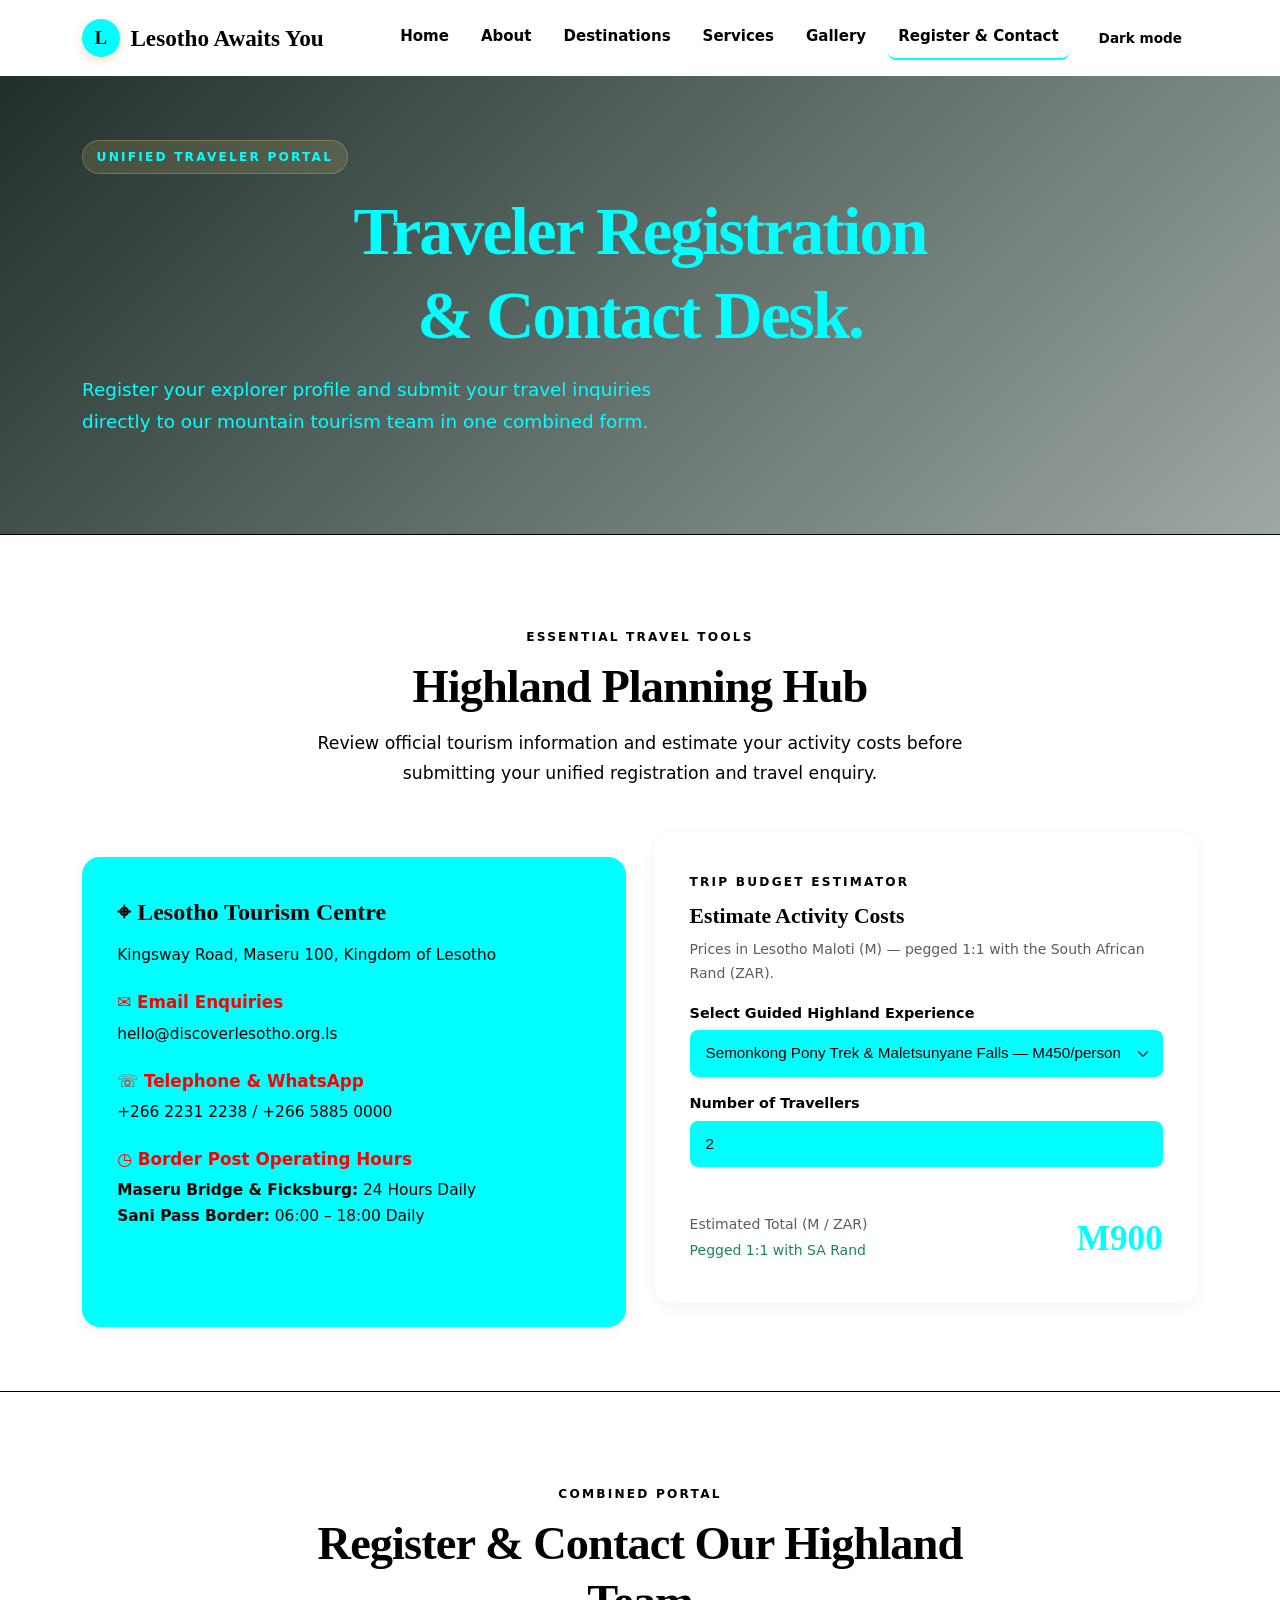
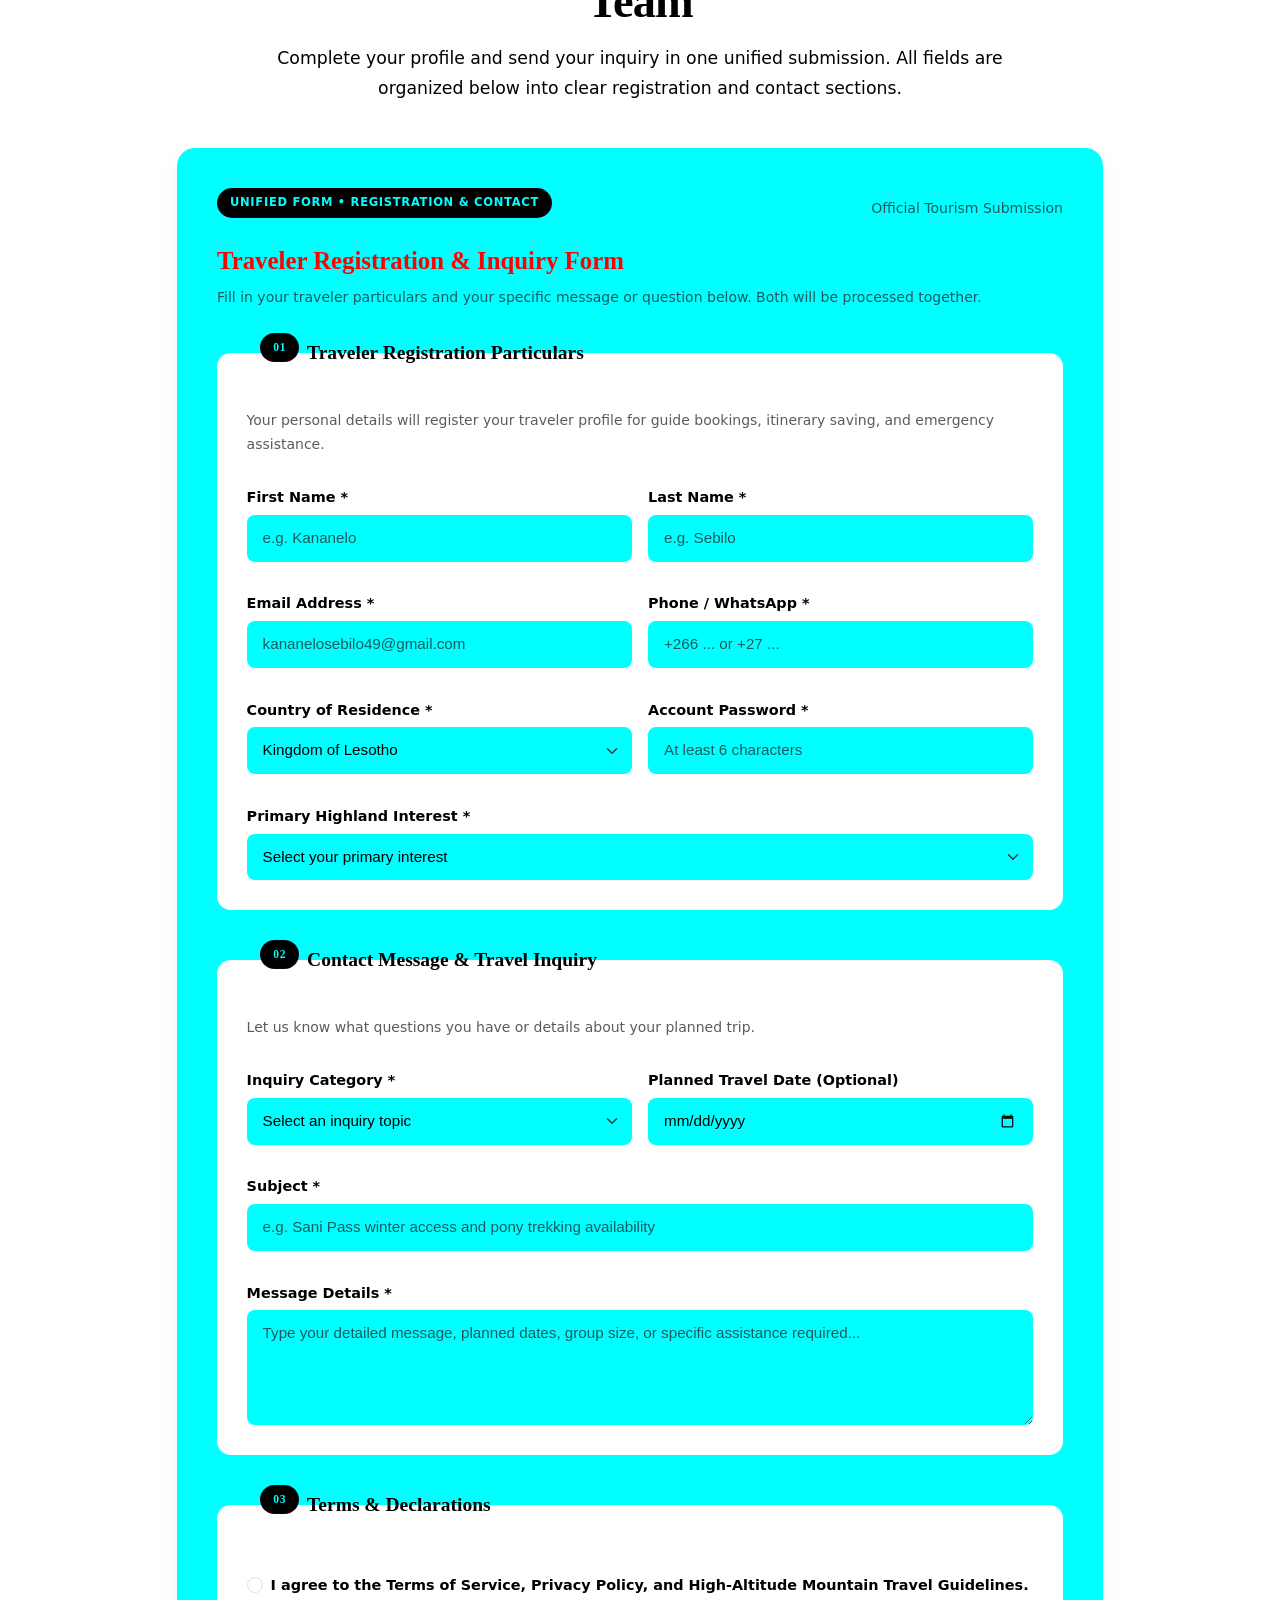
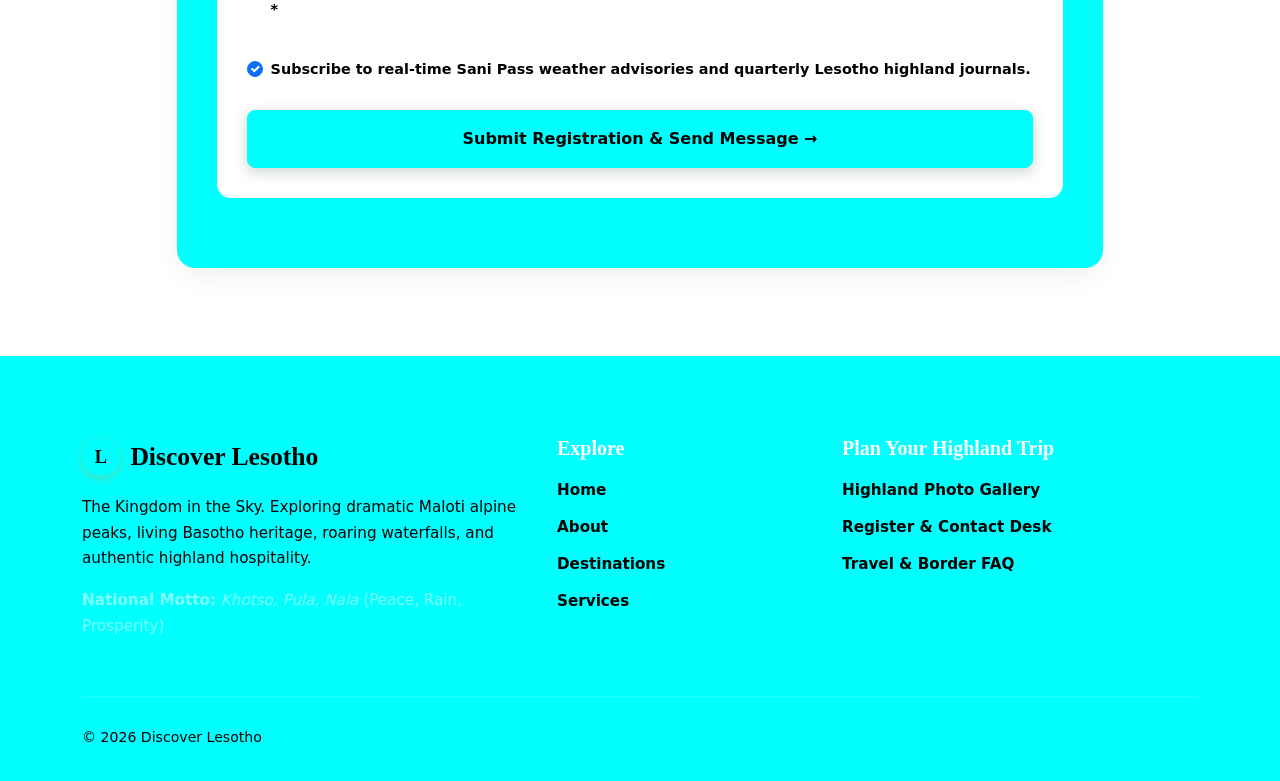
<file: register.html>
<!doctype html>
<html lang="en">
<head>
  <meta charset="utf-8">
  <meta name="viewport" content="width=device-width, initial-scale=1">
  <meta name="description" content="Register as a traveler and contact the Kingdom of Lesotho Tourism desk in one unified form. Border hours, tourist office details, and interactive trip budget calculator.">
  <title>Discover Lesotho | Traveler Registration & Contact</title>
  <link href="https://cdn.jsdelivr.net/npm/bootstrap@5.3.3/dist/css/bootstrap.min.css" rel="stylesheet">
  <link rel="stylesheet" href="style.css">
</head>
<body>
  <div id="site-header"></div>

  <main>
    <section class="pagehero" style="--hero:url('">
      <div class="container">
        <span class="eyebrow">UNIFIED TRAVELER PORTAL</span>
        <h1>Traveler Registration<br>& Contact Desk.</h1>
        <p>
          Register your explorer profile and submit your travel inquiries directly to our mountain tourism team in one combined form.
        </p>
      </div>
    </section>

    <section class="section soft">
      <div class="container">
        <div class="heading text-center mx-auto">
          <span class="eyebrow">ESSENTIAL TRAVEL TOOLS</span>
          <h2>Highland Planning Hub</h2>
          <p>
            Review official tourism information and estimate your activity costs before submitting your unified registration and travel enquiry.
          </p>
        </div>

        <div class="grid two mt-4">
          <!-- Information Card -->
          <div class="info contactinfo">
            <b>⌖ Lesotho Tourism Centre</b>
            <p>Kingsway Road, Maseru 100, Kingdom of Lesotho</p>

            <b>✉ Email Enquiries</b>
            <p>hello@discoverlesotho.org.ls</p>

            <b>☏ Telephone & WhatsApp</b>
            <p>+266 2231 2238 / +266 5885 0000</p>

            <b>◷ Border Post Operating Hours</b>
            <p class="mb-0">
              <strong>Maseru Bridge & Ficksburg:</strong> 24 Hours Daily<br>
              <strong>Sani Pass Border:</strong> 06:00 – 18:00 Daily
            </p>
          </div>

          <div class="calculator">
            <span class="eyebrow">TRIP BUDGET ESTIMATOR</span>
            <h3>Estimate Activity Costs</h3>
            <p class="small text-muted mb-3">
              Prices in Lesotho Maloti (M) — pegged 1:1 with the South African Rand (ZAR).
            </p>

            <label for="activityType">Select Guided Highland Experience</label>
            <select id="activityType" class="form-select">
              <option value="450" selected>Semonkong Pony Trek & Maletsunyane Falls — M450/person</option>
              <option value="250">Thaba Bosiu Cultural Heritage Tour — M250/person</option>
              <option value="600">Sani Pass 4x4 Escarpment Mountain Safari — M600/person</option>
              <option value="200">Ts'ehlanyane Indigenous Forest Wilderness Walk — M200/person</option>
              <option value="850">Maletsunyane Falls 204m World Record Abseil — M850/person</option>
              <option value="350">Katse Dam Wall Tour & Boat Cruise — M350/person</option>
              <option value="1200">3-Day Highland Trek & Village Homestay — M1,200/person</option>
            </select>

            <label for="travellerCount">Number of Travellers</label>
            <input id="travellerCount" class="form-control" type="number" min="1" max="30" value="2">

            <div class="estimate">
              <div>
                <span class="d-block small text-muted">Estimated Total (M / ZAR)</span>
                <span class="small text-success">Pegged 1:1 with SA Rand</span>
              </div>
              <strong id="estimateTotal">M900</strong>
            </div>
          </div>
        </div>
      </div>
    </section>

    <section class="section" id="booking">
      <div class="container">
        <div class="heading text-center mx-auto">
          <span class="eyebrow">COMBINED PORTAL</span>
          <h2>Register & Contact Our Highland Team</h2>
          <p>
            Complete your profile and send your inquiry in one unified submission. All fields are organized below into clear registration and contact sections.
          </p>
        </div>

        <div class="row justify-content-center mt-4">
          <div class="col-lg-10">
            <div class="formpanel">
              <div class="d-flex align-items-center justify-content-between mb-3 flex-wrap gap-2">
                <span class="badge-district">Unified Form • Registration & Contact</span>
                <span class="small text-muted">Official Tourism Submission</span>
              </div>
              <h3 class="mb-2">Traveler Registration & Inquiry Form</h3>
              <p class="small text-muted mb-4">
                Fill in your traveler particulars and your specific message or question below. Both will be processed together.
              </p>

              <form id="combinedForm" novalidate>
                <fieldset class="form-section">
                  <legend class="form-legend">
                    <span class="badge-district">01</span> Traveler Registration Particulars
                  </legend>
                  <p class="small text-muted mb-3">
                    Your personal details will register your traveler profile for guide bookings, itinerary saving, and emergency assistance.
                  </p>

                  <div class="row g-3">
                    <div class="col-md-6">
                      <label for="regFirstName">First Name *</label>
                      <input class="form-control" id="regFirstName" required minlength="2" placeholder="e.g. Kananelo">
                      <div class="invalid-feedback">Please enter your first name (min 2 characters).</div>
                    </div>

                    <div class="col-md-6">
                      <label for="regLastName">Last Name *</label>
                      <input class="form-control" id="regLastName" required minlength="2" placeholder="e.g. Sebilo">
                      <div class="invalid-feedback">Please enter your last name (min 2 characters).</div>
                    </div>

                    <div class="col-md-6">
                      <label for="regEmail">Email Address *</label>
                      <input class="form-control" id="regEmail" type="email" required placeholder="kananelosebilo49@gmail.com">
                      <div class="invalid-feedback">Please enter a valid email address.</div>
                    </div>

                    <div class="col-md-6">
                      <label for="regPhone">Phone / WhatsApp *</label>
                      <input class="form-control" id="regPhone" type="tel" required pattern="[0-9+() -]{7,20}" placeholder="+266 ... or +27 ...">
                      <div class="invalid-feedback">Please enter a valid phone number.</div>
                    </div>

                    <div class="col-md-6">
                      <label for="regCountry">Country of Residence *</label>
                      <select class="form-select" id="regCountry" required>
                        <option value="">Select your country</option>
                        <option value="Lesotho" selected>Kingdom of Lesotho</option>
                        <option value="South Africa">South Africa</option>
                        <option value="Botswana">Botswana</option>
                        <option value="Namibia">Namibia</option>
                        <option value="United Kingdom">United Kingdom</option>
                        <option value="United States">United States</option>
                        <option value="Germany">Germany</option>
                        <option value="France">France</option>
                        <option value="Netherlands">Netherlands</option>
                        <option value="Australia">Australia</option>
                        <option value="Canada">Canada</option>
                        <option value="Other">Other Country</option>
                      </select>
                      <div class="invalid-feedback">Please select your country of residence.</div>
                    </div>

                    <div class="col-md-6">
                      <label for="regPassword">Account Password *</label>
                      <input class="form-control" id="regPassword" type="password" required minlength="6" placeholder="At least 6 characters">
                      <div class="invalid-feedback">Password must be at least 6 characters.</div>
                    </div>

                    <div class="col-12">
                      <label for="regTravelInterest">Primary Highland Interest *</label>
                      <select class="form-select" id="regTravelInterest" required>
                        <option value="">Select your primary interest</option>
                        <option value="pony-trekking">Basotho Mountain Pony Trekking & Bridle Trails</option>
                        <option value="sani-4x4">Sani Pass & 4x4 Alpine Escarpment Overlanding</option>
                        <option value="maletsunyane">Maletsunyane Falls Gorge Abseiling (204m)</option>
                        <option value="culture">Thaba Bosiu & Living Basotho Heritage</option>
                        <option value="nature">Ts'ehlanyane Indigenous Forest & Wilderness</option>
                        <option value="afriski">AfriSki Winter Skiing & Downhill Mountain Biking</option>
                        <option value="general">Comprehensive Sightseeing & Photography Tour</option>
                      </select>
                      <div class="invalid-feedback">Please select your primary travel interest.</div>
                    </div>
                  </div>
                </fieldset>

                <fieldset class="form-section">
                  <legend class="form-legend">
                    <span class="badge-district">02</span> Contact Message & Travel Inquiry
                  </legend>
                  <p class="small text-muted mb-3">
                    Let us know what questions you have or details about your planned trip.
                  </p>

                  <div class="row g-3">
                    <div class="col-md-6">
                      <label for="contactTopic">Inquiry Category *</label>
                      <select class="form-select" id="contactTopic" required>
                        <option value="">Select an inquiry topic</option>
                        <option>Border Hours & Visa Information</option>
                        <option>Sani Pass Road & Weather Conditions</option>
                        <option>Guide Booking & Village Homestays</option>
                        <option>Maletsunyane Abseiling & Adventure</option>
                        <option>Group, Educational or Media Rates</option>
                        <option>General Travel Question</option>
                      </select>
                      <div class="invalid-feedback">Please choose an inquiry topic.</div>
                    </div>

                    <div class="col-md-6">
                      <label for="travelDate">Planned Travel Date (Optional)</label>
                      <input class="form-control" id="travelDate" type="date">
                    </div>

                    <div class="col-12">
                      <label for="contactSubject">Subject *</label>
                      <input class="form-control" id="contactSubject" required minlength="4" placeholder="e.g. Sani Pass winter access and pony trekking availability">
                      <div class="invalid-feedback">Please enter a subject (at least 4 characters).</div>
                    </div>

                    <div class="col-12">
                      <label for="contactMessage">Message Details *</label>
                      <textarea class="form-control" id="contactMessage" rows="4" required minlength="10" placeholder="Type your detailed message, planned dates, group size, or specific assistance required..."></textarea>
                      <div class="invalid-feedback">Please write at least 10 characters.</div>
                    </div>
                  </div>
                </fieldset>

                <fieldset class="form-section">
                  <legend class="form-legend">
                    <span class="badge-district">03</span> Terms & Declarations
                  </legend>

                  <div class="row g-3">
                    <div class="col-12">
                      <div class="form-check">
                        <input class="form-check-input" id="termsConsent" type="checkbox" required>
                        <label class="form-check-label small" for="termsConsent">
                          I agree to the Terms of Service, Privacy Policy, and High-Altitude Mountain Travel Guidelines. *
                        </label>
                        <div class="invalid-feedback">You must agree to the terms to proceed.</div>
                      </div>
                    </div>

                    <div class="col-12">
                      <div class="form-check">
                        <input class="form-check-input" id="newsletterConsent" type="checkbox" checked>
                        <label class="form-check-label small" for="newsletterConsent">
                          Subscribe to real-time Sani Pass weather advisories and quarterly Lesotho highland journals.
                        </label>
                      </div>
                    </div>

                    <div class="col-12 mt-4">
                      <button class="btn dark w-100 py-3 fs-6" type="submit">Submit Registration & Send Message →</button>
                      <div id="combinedMessageBox" class="form-message" aria-live="polite"></div>
                    </div>
                  </div>
                </fieldset>
              </form>
            </div>
          </div>
        </div>
      </div>
    </section>
  </main>

  <div id="site-footer"></div>

  <script src="https://cdn.jsdelivr.net/npm/bootstrap@5.3.3/dist/js/bootstrap.bundle.min.js"></script>
  <script src="script.js"></script>
</body>
</html>
</file>
<file: style.css>
:root {
  --green: dark forest green;
  --green-dark: darkgreen;
  --green-light: lightgreen;
  --deep: black green;

  --gold: golden yellow;
  --gold-hover: deeper gold;
  --heritage-burgundy: deepdark red;
  --heritage-burgundy-soft: rgba(118, 18, 61, 0.08);
  --heritage-burgundy-border: rgba(118, 18, 61, 0.18);

  --cream: light off-white;
  --surface-alt: light grey-green;
  --card-bg: pure white;
  --soft: lightgreen-grey;

  --ink: darkgreen-black;
  --ink-light: darkgrey-green;
  --muted: grey-green;
  --line: lightgreen-grey;

  --shadow-sm: 0 4px 14px rgba(10, 31, 24, 0.05);
  --shadow-md: 0 10px 28px -4px rgba(10, 31, 24, 0.08);
  --shadow-lg: 0 20px 42px -6px rgba(10, 31, 24, 0.12);
  --radius-sm: 8px;
  --radius-md: 14px;
  --radius-lg: 18px;
  --radius-full: 9999px;

  --transition: all 0.28s ease;
}

*, *::before, *::after {
  box-sizing: border-box;
}

html {
  scroll-behavior: smooth;
  font-size: 16px;
}

body {
  font-family: 'DM Sans', system-ui, -apple-system, sans-serif;
  color: black;
  background-color: white;
  line-height: 1.68;
  margin: 0;
  padding: 0;
  overflow-x: hidden;
}

h1, h2, h3, h4 {
  font-family: 'Playfair Display', Georgia, serif;
  line-height: 1.25;
  font-weight: 600;
  color: red;
  margin-top: 0;
}

h1 {
  font-size: clamp(2.3rem, 5.5vw, 4.2rem);
  letter-spacing: -0.025em;
}

h2 {
  font-size: clamp(1.8rem, 3.6vw, 2.85rem);
  letter-spacing: -0.02em;
  margin: 0.5rem 0 1rem;
}

h3 {
  font-size: clamp(1.25rem, 2.2vw, 1.55rem);
}

p {
  color: black;
  margin-bottom: 1rem;
  font-size: 1.02rem;
  line-height: 1.72;
}

a {
  color: black;
  font-weight: 600;
  text-decoration: none;
  transition: var(--transition);
}

a:hover {
  color: cyan;
}

img {
  max-width: 100%;
  height: auto;
  display: block;
}

.navbar {
  background: black rgba(250, 251, 249, 0.94);
  border-bottom: 1px solid var(--line);
  padding: 0.85rem 0;
  backdrop-filter: blur(12px);
  -webkit-backdrop-filter: blur(12px);
  z-index: 1030;
}

.navbar-brand {
  font-family: 'Playfair Display', Georgia, serif;
  font-size: 1.45rem;
  font-weight: 700;
  color: black !important;
  display: inline-flex;
  align-items: center;
}

.brandmark {
  display: inline-flex;
  width: 38px;
  height: 38px;
  border-radius: 50%;
  align-items: center;
  justify-content: center;
  background: cyan;
  color: black;
  font-weight: 800;
  font-size: 1.15rem;
  margin-right: 0.65rem;
  box-shadow: 0 3px 8px rgba(212, 155, 41, 0.35);
  flex-shrink: 0;
}

.nav-link {
  font-size: 0.94rem;
  font-weight: 600;
  color: black !important;
  margin: 0 0.35rem;
  padding: 0.5rem 0.65rem !important;
  border-radius: var(--radius-sm);
  border-bottom: 2px solid transparent;
  transition: var(--transition);
}

.nav-link:hover {
  color: cyan !important;
  background: rgba(20, 61, 49, 0.05);
}

.nav-link.active {
  color: black !important;
  font-weight: 700;
  border-bottom-color: cyan;
}

.navbar-toggler {
  border: 1px solid var(--line);
  padding: 0.45rem 0.75rem;
  border-radius: var(--radius-sm);
  color: red;
}

.theme-toggle {
  border: 1px solid var(--line);
  background: var(--card-bg);
  color: black;
  border-radius: var(--radius-full);
  padding: 0.45rem 1rem;
  font-weight: 700;
  font-size: 0.85rem;
  cursor: pointer;
  transition: var(--transition);
  display: inline-flex;
  align-items: center;
  gap: 0.4rem;
}

.theme-toggle:hover {
  background: var(--soft);
  color: cyan;
}

.btn {
  border-radius: var(--radius-sm);
  padding: 0.8rem 1.55rem;
  font-weight: 700;
  font-size: 0.94rem;
  transition: var(--transition);
  display: inline-flex;
  align-items: center;
  justify-content: center;
  gap: 0.5rem;
  cursor: pointer;
  border: 1.5px solid transparent;
}

.btn:hover {
  transform: translateY(-2px);
}

.btn.gold {
  background: black;
  border-color: white;
  color: cyan;
  box-shadow: 0 4px 14px rgba(212, 155, 41, 0.28);
}

.btn.gold:hover {
  background: white;
  border-color: black;
  color: black;
}

.btn.dark {
  background: cyan;
  border-color: cyan;
  color: black;
  box-shadow: 0 4px 14px rgba(20, 61, 49, 0.22);
}

.btn.dark:hover {
  background: yellow;
  border-color: red;
  color: black;
}

.btn.outline {
  border: 1.5px solid rgba(255, 255, 255, 0.85);
  color: cyan;
  background: black rgba(255, 255, 255, 0.1);
  backdrop-filter: blur(6px);
}

.btn.outline:hover {
  background: white;
  color: black;
  border-color: black;
}

.hero {
  min-height: 660px;
  display: flex;
  align-items: center;
  color: cyan;
  background-size: cover;
  background-position: center;
  position: relative;
  overflow: hidden;
}

.hero::before {
  content: "";
  position: absolute;
  inset: 0;
  background: linear-gradient(135deg, rgba(8, 25, 19, 0.88) 0%, rgba(10, 31, 24, 0.65) 55%, rgba(12, 38, 29, 0.42) 100%);
  pointer-events: none;
}

.hero .container {
  position: relative;
  z-index: 1;
  padding-top: 4.5rem;
  padding-bottom: 4.5rem;
}

.home {
  background-image: ;
}

.hero h1, .pagehero h1 {
  letter-spacing: -0.03em;
  margin: 1rem 0;
  color: cyan;
  text-align: center;
}

.hero h1 em, .pagehero h1 em {
  color: cyan;
  font-style: italic;
}

.hero p, .pagehero p {
  color: cyan;
  max-width: 620px;
  font-size: 1.15rem;
  line-height: 1.75;
  margin-bottom: 2rem;
}

.eyebrow {
  text-align: center;
  font-size: 0.76rem;
  letter-spacing: 0.18em;
  text-transform: uppercase;
  font-weight: 700;
  color: black;
  display: inline-flex;
  align-items: center;
  gap: 0.4rem;
}

.hero .eyebrow, .pagehero .eyebrow {
  color: cyan;
  background: rgba(240, 203, 111, 0.14);
  padding: 0.35rem 0.85rem;
  border-radius: var(--radius-full);
  border: 1px solid rgba(240, 203, 111, 0.28);
}

.pagehero {
  min-height: 440px;
  display: flex;
  align-items: center;
  color: cyan;
  background-image: linear-gradient(135deg, rgba(8, 25, 19, 0.9) 0%, rgba(10, 31, 24, 0.6) 60%, rgba(12, 38, 29, 0.4) 100%), var(--hero);
  background-size: cover;
  background-position: center;
  position: relative;
}

.pagehero .container {
  padding-top: 4rem;
  padding-bottom: 4rem;
  position: relative;
  z-index: 1;
}

.stat-strip {
  background: linear-gradient(180deg, cyan 0%, cyan 100%);
  color: cyan;
  padding: 2.8rem 0;
  border-top: 3px solid cyan;
  border-bottom: 1px solid rgba(255, 255, 255, 0.08);
  box-shadow: var(--shadow-md);
  position: relative;
  z-index: 2;
}

.stat-grid {
  display: grid;
  grid-template-columns: repeat(4, 1fr);
  gap: 1.5rem;
}

.stat-item {
  text-align: center;
  padding: 0.5rem 1rem;
  border-right: 1px solid rgba(255, 255, 255, 0.14);
}

.stat-item:last-child {
  border-right: none;
}

.stat-num {
  font-family: 'Playfair Display', Georgia, serif;
  font-size: 2.6rem;
  font-weight: 700;
  color: black;
  line-height: 1;
}

.stat-label {
  font-size: 0.86rem;
  text-transform: uppercase;
  letter-spacing: 0.12em;
  font-weight: 700;
  margin-top: 0.5rem;
  color: black;
}

.stat-desc {
  font-size: 0.84rem;
  color: black;
  margin-top: 0.25rem;
  margin-bottom: 0;
}

.section {
  padding: 5.5rem 0;
  position: relative;
}

.section.soft {
  background-color: white;
  border-top: 1px solid black;
  border-bottom: 1px solid black;
}

.heading {
  max-width: 740px;
  margin-bottom: 2.8rem;
}

.heading h2 {
  font-size: clamp(2rem, 3.8vw, 2.9rem);
  color: black;
  margin-bottom: 0.8rem;
}

.heading p {
  font-size: 1.08rem;
  line-height: 1.72;
  color: black;
}

.grid {
  display: grid;
  gap: 1.8rem;
}

.three {
  grid-template-columns: repeat(3, minmax(0, 1fr));
}

.two {
  grid-template-columns: repeat(2, minmax(0, 1fr));
}

.card {
  border: 1px solid var(--line);
  background-color: cyan;
  border-radius: var(--radius-lg);
  overflow: hidden;
  height: 100%;
  display: flex;
  flex-direction: column;
  box-shadow: var(--shadow-sm);
  transition: var(--transition);
}

.card:hover {
  transform: translateY(-5px);
  box-shadow: var(--shadow-lg);
  border-color: rgba(20, 61, 49, 0.22);
}

.card img {
  width: 100%;
  height: 250px;
  object-fit: cover;
  transition: transform 0.5s ease;
}

.card:hover img {
  transform: scale(1.04);
}

.pad {
  padding: 1.8rem;
  flex: 1;
  display: flex;
  flex-direction: column;
}

.pad small {
  color: black;
  letter-spacing: 0.14em;
  font-weight: 700;
  font-size: 0.74rem;
  text-transform: uppercase;
  margin-bottom: 0.45rem;
}

.pad h3 {
  margin: 0.35rem 0 0.7rem;
  font-size: 1.36rem;
  color: black;
}

.pad p {
  font-size: 0.96rem;
  line-height: 1.68;
  margin-bottom: 1.25rem;
  flex: 1;
  color: black;
}

.pad a {
  display: inline-flex;
  align-items: center;
  gap: 0.4rem;
  font-weight: 700;
  font-size: 0.94rem;
  color: black;
}

.pad a:hover {
  color: black;
  transform: translateX(4px);
}

.pill-tags {
  margin-bottom: 1rem;
  display: flex;
  flex-wrap: wrap;
  gap: 0.4rem;
}

.pill-tag {
  display: inline-flex;
  align-items: center;
  background: black;
  color: cyan;
  font-size: 0.74rem;
  font-weight: 700;
  padding: 0.22rem 0.7rem;
  border-radius: var(--radius-full);
  border: 1px solid rgba(20, 61, 49, 0.12);
}

.badge-district {
  display: inline-flex;
  align-items: center;
  align-self: flex-start;
  font-size: 0.72rem;
  font-weight: 700;
  color: cyan;
  background: black;
  border: 1px solid var(--heritage-burgundy-border);
  padding: 0.25rem 0.75rem;
  border-radius: var(--radius-full);
  margin-bottom: 0.75rem;
  letter-spacing: 0.06em;
  text-transform: uppercase;
}

.culture-grid {
  display: grid;
  grid-template-columns: repeat(3, minmax(0, 1fr));
  gap: 1.8rem;
  margin-top: 2rem;
}

.culture-box {
  background: cyan;
  border: 1px solid var(--line);
  padding: 2.2rem 1.8rem;
  border-radius: var(--radius-lg);
  box-shadow: var(--shadow-sm);
  transition: var(--transition);
}

.culture-box:hover {
  transform: translateY(-5px);
  box-shadow: var(--shadow-md);
}

.culture-box .icon-badge {
  display: inline-flex;
  align-items: center;
  justify-content: center;
  width: 48px;
  height: 48px;
  border-radius: 50%;
  background: linear-gradient(135deg, rgba(212, 155, 41, 0.16) 0%, rgba(20, 61, 49, 0.1) 100%);
  color: black;
  font-size: 1.3rem;
  margin-bottom: 1.2rem;
}

.culture-box h4 {
  font-size: 1.3rem;
  margin-bottom: 0.7rem;
  color: black;
}

.culture-box p {
  font-size: 0.95rem;
  margin-bottom: 0;
  color: black;
}

.story {
  background: linear-gradient(145deg, #0d2820 0%, #133a2e 100%);
  color: cyan;
  padding: 6rem 0;
  position: relative;
  overflow: hidden;
}

.storygrid {
  display: grid;
  grid-template-columns: 1fr 1fr;
  gap: 4rem;
  align-items: center;
}

.story h2 {
  font-size: clamp(2.2rem, 4vw, 3.2rem);
  color: cyan;
  margin-bottom: 1.2rem;
}

.story p {
  color: cyan;
  max-width: 520px;
  font-size: 1.08rem;
  line-height: 1.75;
}

.story img {
  width: 100%;
  height: 440px;
  object-fit: cover;
  border-radius: var(--radius-lg);
  box-shadow: 0 20px 48px rgba(0, 0, 0, 0.35);
  border: 1px solid rgba(255, 255, 255, 0.12);
}

.split {
  display: grid;
  grid-template-columns: 1fr 1fr;
  gap: 4rem;
  align-items: center;
}

.rounded {
  width: 100%;
  height: 500px;
  object-fit: cover;
  border-radius: var(--radius-lg);
  box-shadow: var(--shadow-md);
  border: 1px solid var(--line);
}

.facts {
  display: grid;
  grid-template-columns: 1fr 1fr;
  gap: 1.5rem;
  margin-top: 2rem;
}

.facts div {
  border-top: 2.5px solid cyan;
  padding-top: 0.9rem;
}

.facts b {
  display: block;
  font-size: 1.15rem;
  color: cyan;
  font-family: 'Playfair Display', Georgia, serif;
}

.facts span {
  display: block;
  font-size: 0.9rem;
  color: black;
  margin-top: 0.2rem;
}

.info {
  background: cyan;
  padding: 2.2rem;
  border: 1px solid var(--line);
  border-radius: var(--radius-lg);
  height: 100%;
  box-shadow: var(--shadow-sm);
}

.info > b:first-child {
  color: black;
  font-size: 1.5rem;
  font-family: 'Playfair Display', Georgia, serif;
  display: block;
  margin-bottom: 0.6rem;
}

.info h3 {
  font-size: 1.35rem;
  color: black;
  margin-bottom: 0.75rem;
}

.info p {
  font-size: 0.95rem;
  line-height: 1.7;
  color: black;
  margin-bottom: 0;
}

.tools {
  display: flex;
  align-items: flex-end;
  justify-content: space-between;
  gap: 2rem;
  margin-bottom: 1.5rem;
}

.tools h2 {
  margin: 0.4rem 0 0;
}

.search {
  display: flex;
  gap: 0.6rem;
  width: min(100%, 460px);
}

input, select, textarea {
  border-radius: var(--radius-sm) !important;
  font-family: 'DM Sans', sans-serif;
}

.search input {
  flex: 1;
  min-width: 0;
  padding: 0.75rem 1.1rem;
  border: 1.5px solid var(--line);
  border-radius: ;
  font-size: 0.95rem;
  background: cyan;
  color: black;
}

.search input:focus {
  outline: none;
  border-color: black;
  box-shadow: 0 0 0 3px rgba(20, 61, 49, 0.14);
}

.form-control, .form-select {
  border: 1.5px solid var(--line);
  padding: 0.75rem 1rem;
  font-size: 0.95rem;
  color: black;
  background-color: cyan;
  transition: var(--transition);
}

.form-control:focus, .form-select:focus {
  border-color: black;
  box-shadow: 0 0 0 3px rgba(20, 61, 49, 0.14);
  outline: none;
}

.filters {
  display: flex;
  gap: 0.65rem;
  flex-wrap: wrap;
  margin: 1.6rem 0 2.5rem;
}

.filter {
  border: 1.5px solid var(--line);
  background: yellow;
  border-radius: var(--radius-full);
  padding: 0.6rem 1.35rem;
  font-weight: 700;
  font-size: 0.88rem;
  color: black;
  cursor: pointer;
  transition: var(--transition);
}

.filter:hover {
  border-color: black;
  color: black;
}

.filter.active {
  background: red;
  color: black;
  border-color: black;
  box-shadow: 0 4px 14px rgba(20, 61, 49, 0.25);
}

.empty {
  padding: 3rem 2rem;
  text-align: center;
  background: blue;
  margin-top: 2rem;
  border-radius: var(--radius-lg);
  border: 2px dashed var(--line);
  font-size: 1.05rem;
  color: yellow;
}

.hidden {
  display: none !important;
}

.accordion {
  display: flex;
  flex-direction: column;
  gap: 0.85rem;
}

.accordion-item {
  border-radius: var(--radius-md) !important;
  border: 1px solid var(--line) !important;
  overflow: hidden;
  background: cyan;
}

.accordion-button {
  font-family: 'Playfair Display', Georgia, serif;
  font-weight: 600;
  font-size: 1.15rem;
  padding: 1.2rem 1.5rem;
  color: cyan;
  background: black;
  border: 0;
  box-shadow: none;
}

.accordion-button:not(.collapsed) {
  background-color: yellow;
  color: black;
  box-shadow: none;
}

.accordion-body {
  padding: 1.2rem 1.5rem;
  color: var(--muted);
  line-height: 1.75;
}

.gallery {
  display: grid;
  grid-template-columns: repeat(3, 1fr);
  grid-auto-rows: 240px;
  gap: 1.4rem;
}

.tile {
  padding: 0;
  position: relative;
  border: 0;
  overflow: hidden;
  background: white;
  text-align: left;
  cursor: pointer;
  border-radius: var(--radius-md);
  box-shadow: var(--shadow-sm);
  transition: var(--transition);
}

.tile img {
  width: 100%;
  height: 100%;
  object-fit: cover;
  transition: transform 0.5s ease;
}

.tile::after {
  content: "";
  position: absolute;
  inset: 0;
  background: linear-gradient(0deg, rgba(6, 20, 15, 0.88) 0%, rgba(6, 20, 15, 0.25) 45%, transparent 75%);
  pointer-events: none;
}

.tile span {
  position: absolute;
  left: 1.25rem;
  right: 1.25rem;
  bottom: 1.25rem;
  color: cyan;
  z-index: 1;
  font-weight: 700;
  font-size: 1.08rem;
  text-shadow: 0 2px 8px rgba(0, 0, 0, 0.7);
}

.tile:hover img {
  transform: scale(1.06);
}

.tile:hover span {
  color: black;
}

.tall {
  grid-row: span 2;
}

.wide {
  grid-column: span 2;
}

.gallerymodal {
  background: blue;
  color: cyan;
  border-radius: var(--radius-lg);
  border: 1px solid rgba(255, 255, 255, 0.12);
  overflow: hidden;
}

.gallerymodal img {
  width: 100%;
  max-height: 68vh;
  object-fit: contain;
  background: red;
}

#galleryCaption {
  font-size: 1.02rem;
  color: cyan;
  max-width: 820px;
  margin: 1.2rem auto 0.5rem;
}

.between {
  display: flex;
  justify-content: space-between;
  gap: 1rem;
  margin-top: 1.35rem;
}

.notice {
  background: var(--surface-alt);
  border: 1px solid var(--line);
  padding: 1.5rem 1.8rem;
  margin-top: 2.5rem;
  border-radius: var(--radius-md);
  color: black;
  font-size: 0.95rem;
}

.contactinfo {
  margin: 1.5rem 0 2rem;
}

.contactinfo b {
  color: red;
  font-size: 1.05rem;
  font-weight: 700;
  display: block;
  margin-top: 1.25rem;
  margin-bottom: 0.25rem;
}

.contactinfo b:first-child {
  margin-top: 0;
}

.contactinfo p {
  margin-bottom: 0;
  color: black;
  font-size: 0.96rem;
}

.calculator {
  background: white;
  border: 1px solid var(--line);
  padding: 2.2rem;
  border-radius: var(--radius-lg);
  box-shadow: var(--shadow-sm);
}

.calculator h3 {
  margin: 0.5rem 0 0.4rem;
  font-size: 1.35rem;
  color: black;
}

.calculator label, .formpanel label {
  display: block;
  font-weight: 700;
  font-size: 0.9rem;
  color: black;
  margin: 0.85rem 0 0.35rem;
}

.estimate {
  display: flex;
  justify-content: space-between;
  align-items: center;
  border-top: 1.5px solid var(--line);
  padding-top: 1.25rem;
  margin-top: 1.35rem;
}

.estimate strong {
  font-family: 'Playfair Display', Georgia, serif;
  font-size: 2.2rem;
  font-weight: 700;
  color: cyan;
}

.formpanel {
  padding: 2.5rem;
  border: 1px solid var(--line);
  background: cyan;
  border-radius: var(--radius-lg);
  box-shadow: var(--shadow-md);
}

.form-section {
  border: 1px solid var(--line);
  padding: 1.85rem;
  border-radius: var(--radius-md);
  background: white;
  margin-bottom: 1.85rem;
}

.form-section:focus-within {
  border-color: red;
}

.form-legend {
  float: none;
  width: auto;
  padding: 0 0.85rem;
  font-family: 'Playfair Display', Georgia, serif;
  font-size: 1.22rem;
  font-weight: 700;
  color: black;
  display: inline-flex;
  align-items: center;
  gap: 0.5rem;
  margin-bottom: 0.25rem;
}

.form-message {
  display: none;
  padding: 1rem 1.25rem;
  margin-top: 1.25rem;
  border-radius: var(--radius-sm);
  font-size: 0.94rem;
  font-weight: 600;
}

.form-message.success {
  display: block;
  background: lightgreen;
  color: white;
  border: 1.5px solid #b3e1c1;
}

.form-message.error {
  display: block;
  background: red;
  color: white;
  border: 1.5px solid #fecaca;
}

.site-footer {
  background: cyan;
  color: black;
  padding: 5rem 0 2rem;
  border-top: 3px solid var(--gold);
}

.site-footer p, .site-footer a {
  color: black;
  font-size: 0.95rem;
  line-height: 1.7;
}

.site-footer a:hover {
  color: white;
}

.footerbrand {
  font-family: 'Playfair Display', Georgia, serif;
  font-size: 1.6rem;
  font-weight: 700;
  display: inline-flex;
  align-items: center;
  color: black;
}

.footerlinks {
  list-style: none;
  padding: 0;
  margin: 0;
}

.footerlinks li {
  margin: 0.65rem 0;
}

.footerlinks li a {
  display: inline-flex;
  align-items: center;
  transition: var(--transition);
}

.footerlinks li a:hover {
  transform: translateX(4px);
  color: white;
}

.footerbottom {
  border-top: 1px solid rgba(255, 255, 255, 0.12);
  margin-top: 3.5rem;
  padding-top: 1.8rem;
  color: black;
  font-size: 0.88rem;
  text-align: center;
}

.backtop {
  position: fixed;
  right: 1.5rem;
  bottom: 1.5rem;
  display: none;
  width: 48px;
  height: 48px;
  border: 0;
  border-radius: 50%;
  background: black;
  color: cyan;
  font-weight: 800;
  font-size: 1.3rem;
  z-index: 1020;
  cursor: pointer;
  box-shadow: 0 6px 20px rgba(0, 0, 0, 0.3);
  transition: var(--transition);
}

.backtop:hover {
  transform: translateY(-4px);
  background: white;
}

.backtop.visible {
  display: flex;
  align-items: center;
  justify-content: center;
}

.dark-mode {
  --cream: #091510;
  --surface-alt: #0e2019;
  --card-bg: #122820;
  --soft: #173228;
  --ink: #eaf2ed;
  --ink-light: #cde0d5;
  --muted: #95ab9f;
  --line: #1c3b2f;
  --green: #2ecc71;
  --gold: #f2c256;
  --gold-hover: #fed77c;
  --heritage-burgundy: #df5886;
  --heritage-burgundy-soft: rgba(223, 88, 134, 0.14);

  background-color: black;
  color: white;
}

.dark-mode .navbar {
  background: rgba(9, 21, 16, 0.94);
  border-bottom-color: var(--line);
}

.dark-mode .navbar-brand {
  color: white !important;
}

.dark-mode .nav-link {
  color: white !important;
}

.dark-mode .nav-link:hover,
.dark-mode .nav-link.active {
  color: cyan !important;
}

.dark-mode .card,
.dark-mode .culture-box,
.dark-mode .info,
.dark-mode .formpanel,
.dark-mode .calculator,
.dark-mode .accordion-item {
  background-color: grey;
  border-color: cyan;
}

.dark-mode .pad h3,
.dark-mode .culture-box h4,
.dark-mode .info h3,
.dark-mode .calculator h3,
.dark-mode .accordion-button,
.dark-mode h1,
.dark-mode h2,
.dark-mode h3,
.dark-mode h4 {
  color: cyan;
}

.dark-mode .accordion-button:not(.collapsed) {
  background-color: cyan; !important;
  color: black; !important;
}

.dark-mode .form-control,
.dark-mode .form-select,
.dark-mode .search input {
  background-color: cyan;
  color: black;
  border-color: white;
}

.dark-mode .form-control:focus,
.dark-mode .form-select:focus,
.dark-mode .search input:focus {
  border-color: red;
}

.dark-mode .form-section {
  background-color: black;
  border-color: white;
}

.dark-mode .form-legend {
  color: cyan;
}

.dark-mode .filter {
  background-color: cyan;
  color: black;
  border-color: lime;
}

.dark-mode .filter.active {
  background-color: var(--gold);
  color: lime;
  border-color: var(--gold);
}

.dark-mode .col-md-6{
  color: cyan;
}

.dark-mode .col-md-6 label{
  color: cyan;
}

.dark-mode .col-12{
  color: cyan;
}

.dark-mode .col-12 label{
  color: cyan;
}

.dark-mode .estimate strong,
.dark-mode .facts b,
.dark-mode .info > b:first-child {
  color: cyan;
}

.dark-mode .site-footer {
  background: darkgrey;
  color: black;
}

.dark-mode .site-footer p, .site-footer a {
  color: black;
}

.dark-mode .site-footer a:hover {
  color: white;
}

.dark-mode .footerbrand {
  color: black;
}

.footerlinks {
  list-style: none;
  padding: 0;
  margin: 0;
}

.footerlinks li {
  margin: 0.65rem 0;
}

.footerlinks li a {
  display: inline-flex;
  align-items: center;
  transition: var(--transition);
}

.footerlinks li a:hover {
  transform: translateX(4px);
  color: white;
}

.dark-mode .brandmark{
  background: cyan;
  color: black;
}

.dark-mode .eyebrow {
  color: cyan;
}

.dark-mode .filter {
  background: cyan;
  border-color: white;
  color: black;
}

.dark-mode .filter:hover {
  background: red;
  border-color: black;
  color: black;
}

.dark-mode .filter.active {
  background: red;
  color: black;
  border-color: black;
  box-shadow: 0 4px 14px rgba(20, 61, 49, 0.25);
}

.dark-mode .filter.active:hover {
  background: yellow;
  color: black;
  border-color: white;
  box-shadow: 0 4px 14px rgba(20, 61, 49, 0.25);
}

.dark-mode .section{
  background: black;
}

.accordion-body {
  padding: 1.2rem 1.5rem;
  color: black;
  line-height: 1.75;
}

.dark-mode p{
  color: cyan;
}

.dark-mode .facts span {
  display: block;
  font-size: 0.9rem;
  color: white;
  margin-top: 0.2rem;
}

.dark-mode .stat-desc {
  font-size: 0.84rem;
  color: black;
  margin-top: 0.25rem;
  margin-bottom: 0;
}

.dark-mode .smalltext-success{
  color: black;
}
@media (max-width: 991px) {
  .section {
    padding: 4rem 0;
  }

  .storygrid, .split {
    grid-template-columns: 1fr;
    gap: 3rem;
  }

  .story img, .rounded {
    height: 360px;
  }

  .stat-grid {
    grid-template-columns: repeat(2, 1fr);
    gap: 1.8rem 1.5rem;
  }

  .stat-item:nth-child(even) {
    border-right: none;
  }

  .culture-grid {
    grid-template-columns: repeat(2, minmax(0, 1fr));
  }

  .tools {
    align-items: flex-start;
    flex-direction: column;
    gap: 1.2rem;
  }

  .search {
    width: 100%;
  }

  .navbar-collapse {
    background: var(--card-bg);
    padding: 1.2rem;
    margin-top: 1rem;
    border-radius: var(--radius-md);
    border: 1px solid var(--line);
    box-shadow: var(--shadow-md);
  }

  .nav-link {
    padding: 0.65rem 0.9rem !important;
    border-bottom: 0;
  }

  .nav-link.active {
    background: var(--soft);
  }
}

@media (max-width: 768px) {
  .section {
    padding: 3.5rem 0;
  }

  .three, .two, .culture-grid {
    grid-template-columns: 1fr;
    gap: 1.5rem;
  }

  .hero {
    min-height: 520px;
  }

  .pagehero {
    min-height: 360px;
  }

  .gallery {
    grid-template-columns: repeat(2, 1fr);
    grid-auto-rows: 170px;
    gap: 0.85rem;
  }

  .tall, .wide {
    grid-row: span 1;
    grid-column: span 1;
  }

  .formpanel, .calculator {
    padding: 1.5rem;
  }

  .form-section {
    padding: 1.25rem;
  }
}

@media (max-width: 576px) {
  .hero h1 {
    font-size: 2.2rem;
  }

  .stat-grid {
    grid-template-columns: 1fr;
    gap: 1.4rem;
  }

  .stat-item {
    border-right: none !important;
    border-bottom: 1px solid rgba(255, 255, 255, 0.12);
    padding-bottom: 1.2rem;
  }

  .stat-item:last-child {
    border-bottom: none;
  }

  .facts {
    grid-template-columns: 1fr;
  }

  .gallery {
    grid-template-columns: 1fr;
    grid-auto-rows: 200px;
  }

  .between {
    flex-direction: column;
  }

  .estimate {
    flex-direction: column;
    align-items: flex-start;
    gap: 0.5rem;
  }

  .filters {
    overflow-x: auto;
    flex-wrap: nowrap;
    padding-bottom: 0.5rem;
  }

  .filter {
    white-space: nowrap;
    flex-shrink: 0;
  }
}
</file>
